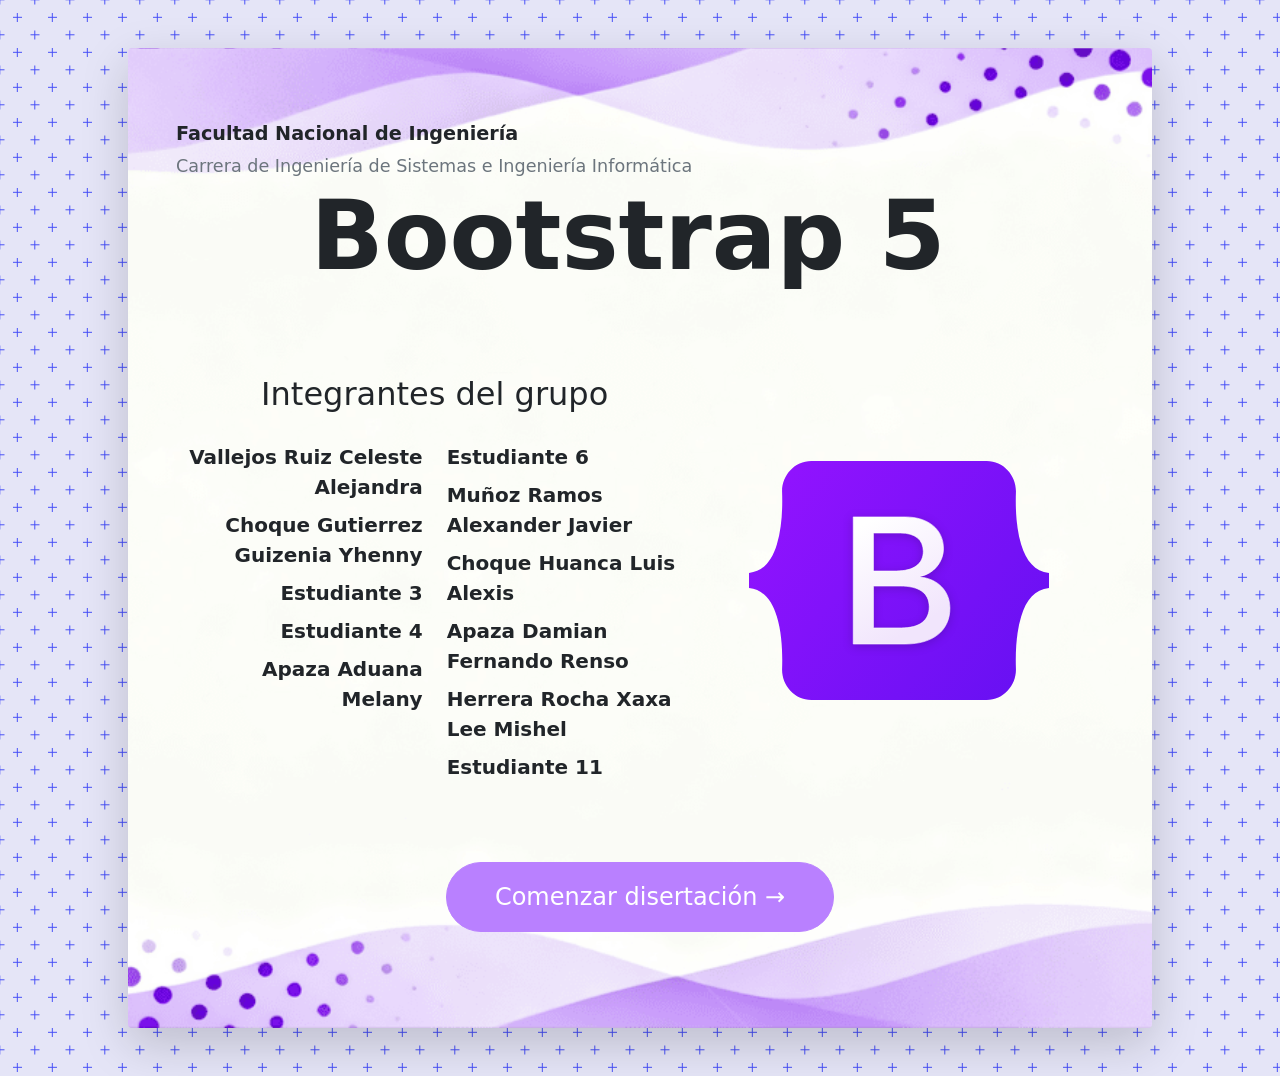
<file: index.html>
<!DOCTYPE html>
<html lang="es">
<head>
    <meta charset="UTF-8">
    <meta name="viewport" content="width=device-width, initial-scale=1.0">
    <title>Disertación Bootstrap | Inicio</title>
    <link href="bootstrap/css/bootstrap.min.css" rel="stylesheet">
    <script src="bootstrap/js/bootstrap.bundle.min.js"></script>
    <link rel="stylesheet" href="style.css">
</head>
<body class="min-vh-100 d-flex align-items-center" style="background-color: #e5e5f7; opacity: 1;
background: radial-gradient(circle, transparent 20%, #e5e5f7 20%, #e5e5f7 80%, transparent 80%, transparent),
radial-gradient(circle, transparent 20%, #e5e5f7 20%, #e5e5f7 80%, transparent 80%, transparent)
17.5px 17.5px, linear-gradient(#444cf7 1.4px, transparent 1.4px) 0 -0.7px, linear-gradient(90deg, #444cf7 1.4px, #e5e5f7 1.4px) -0.7px 0;
background-size: 35px 35px, 35px 35px, 17.5px 17.5px, 17.5px 17.5px;">

    <div class="card border-0 shadow-lg rounded-4 mx-auto my-5" style="width:80%; background-image: url('fondo.jpg');
    background-size: cover; background-position: center;">
        <div class="card-body p-5 mt-4">
            <div class="row align-items-center mb-5">
                <div class="col-7">
                    <p class="fw-bold mb-1 text-purple" style="font-size: 1.2rem;">Facultad Nacional de Ingeniería</p>
                    <p class="text-secondary mb-0" style="font-size: 1.1rem;">Carrera de Ingeniería de Sistemas e Ingeniería Informática</p>
                </div>
                <div class="row align-items-center">
            <!-- Columna izquierda: Título -->
            <div class="col-12 text-center mb-4">
                <h1 class="display-1 fw-bold text-purple" style="font-size: 6rem;">Bootstrap 5</h1>
                <div class="bg-purple mx-auto my-4" style="width: 800px; height: 4px; border-radius: 2px;"></div>
            </div>
        </div>
            <div class="row align-items-center">
                <div class="col-md-7">
                    <p class="fw-semibold fs-2 mb-4 text-center">Integrantes del grupo</p>
                    <div class="row">
                        <div class="col-6 text-end fs-5">
                            <div class="mb-2 text-purple fw-bold">Vallejos Ruiz Celeste Alejandra</div>
                            <div class="mb-2 text-purple fw-bold">Choque Gutierrez Guizenia Yhenny</div>
                            <div class="mb-2 text-purple fw-bold">Estudiante 3</div>
                            <div class="mb-2 text-purple fw-bold">Estudiante 4</div>
                            <div class="mb-2 text-purple fw-bold">Apaza Aduana Melany</div>
                        </div>
                        <div class="col-6 text-start fs-5">
                            <div class="mb-2 text-purple fw-bold">Estudiante 6</div>
                            <div class="mb-2 text-purple fw-bold">Muñoz Ramos Alexander Javier</div>
                            <div class="mb-2 text-purple fw-bold">Choque Huanca Luis Alexis</div>
                            <div class="mb-2 text-purple fw-bold">Apaza Damian Fernando Renso</div>
                            <div class="mb-2 text-purple fw-bold">Herrera Rocha Xaxa Lee Mishel</div>
                            <div class="mb-2 text-purple fw-bold">Estudiante 11</div>
                        </div>
                    </div>
                </div>
                    <div class="col-md-5 text-center">
                    <img src="bootstrap-logo.svg" alt="Bootstrap Logo" style="width: 100%; max-width: 300px;">
                </div>

            </div>
            <div class="text-center mt-5 pt-4">
                <a href="parte1.html" class="btn btn-purple btn-lg px-5 py-3 rounded-pill fs-4">Comenzar disertación →</a>
            </div>
        </div>
    </div>

    <script src="https://cdn.jsdelivr.net/npm/bootstrap@5.3.0/dist/js/bootstrap.bundle.min.js"></script>
</body>
</html>
</file>
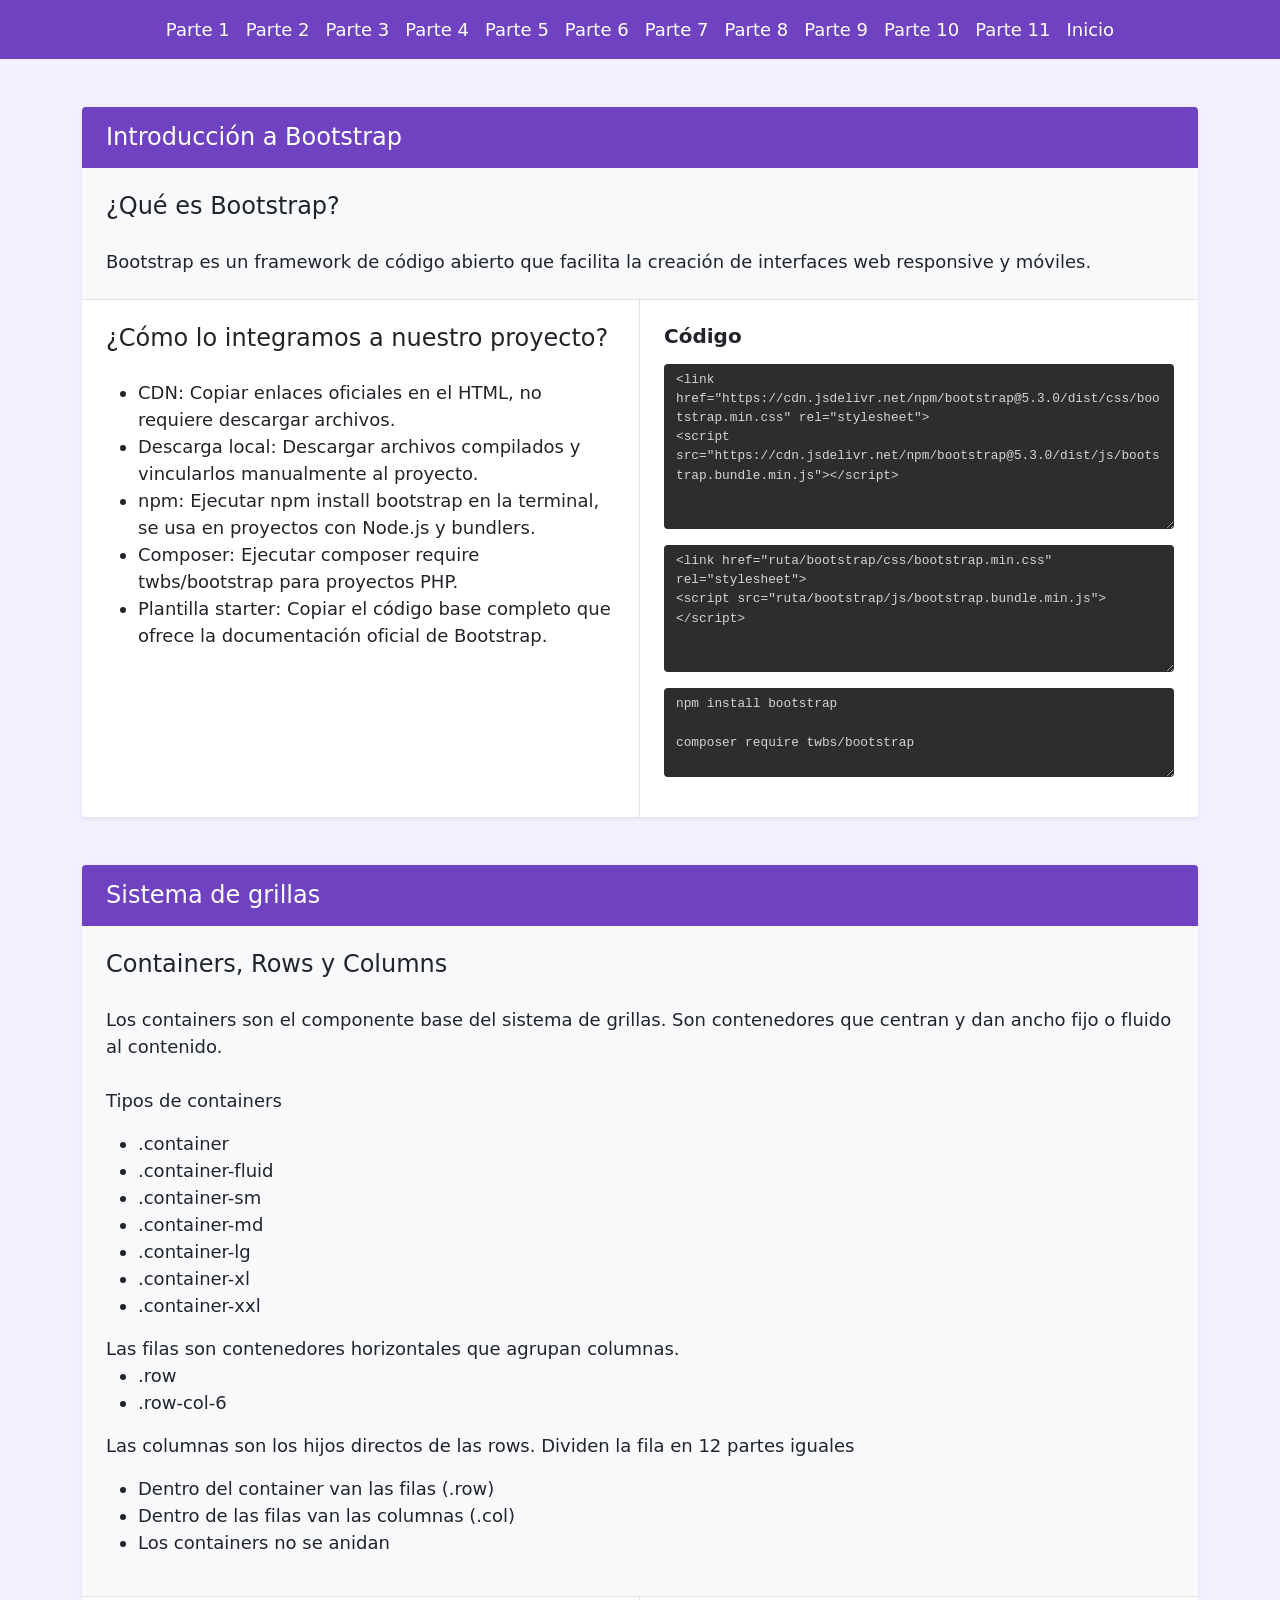
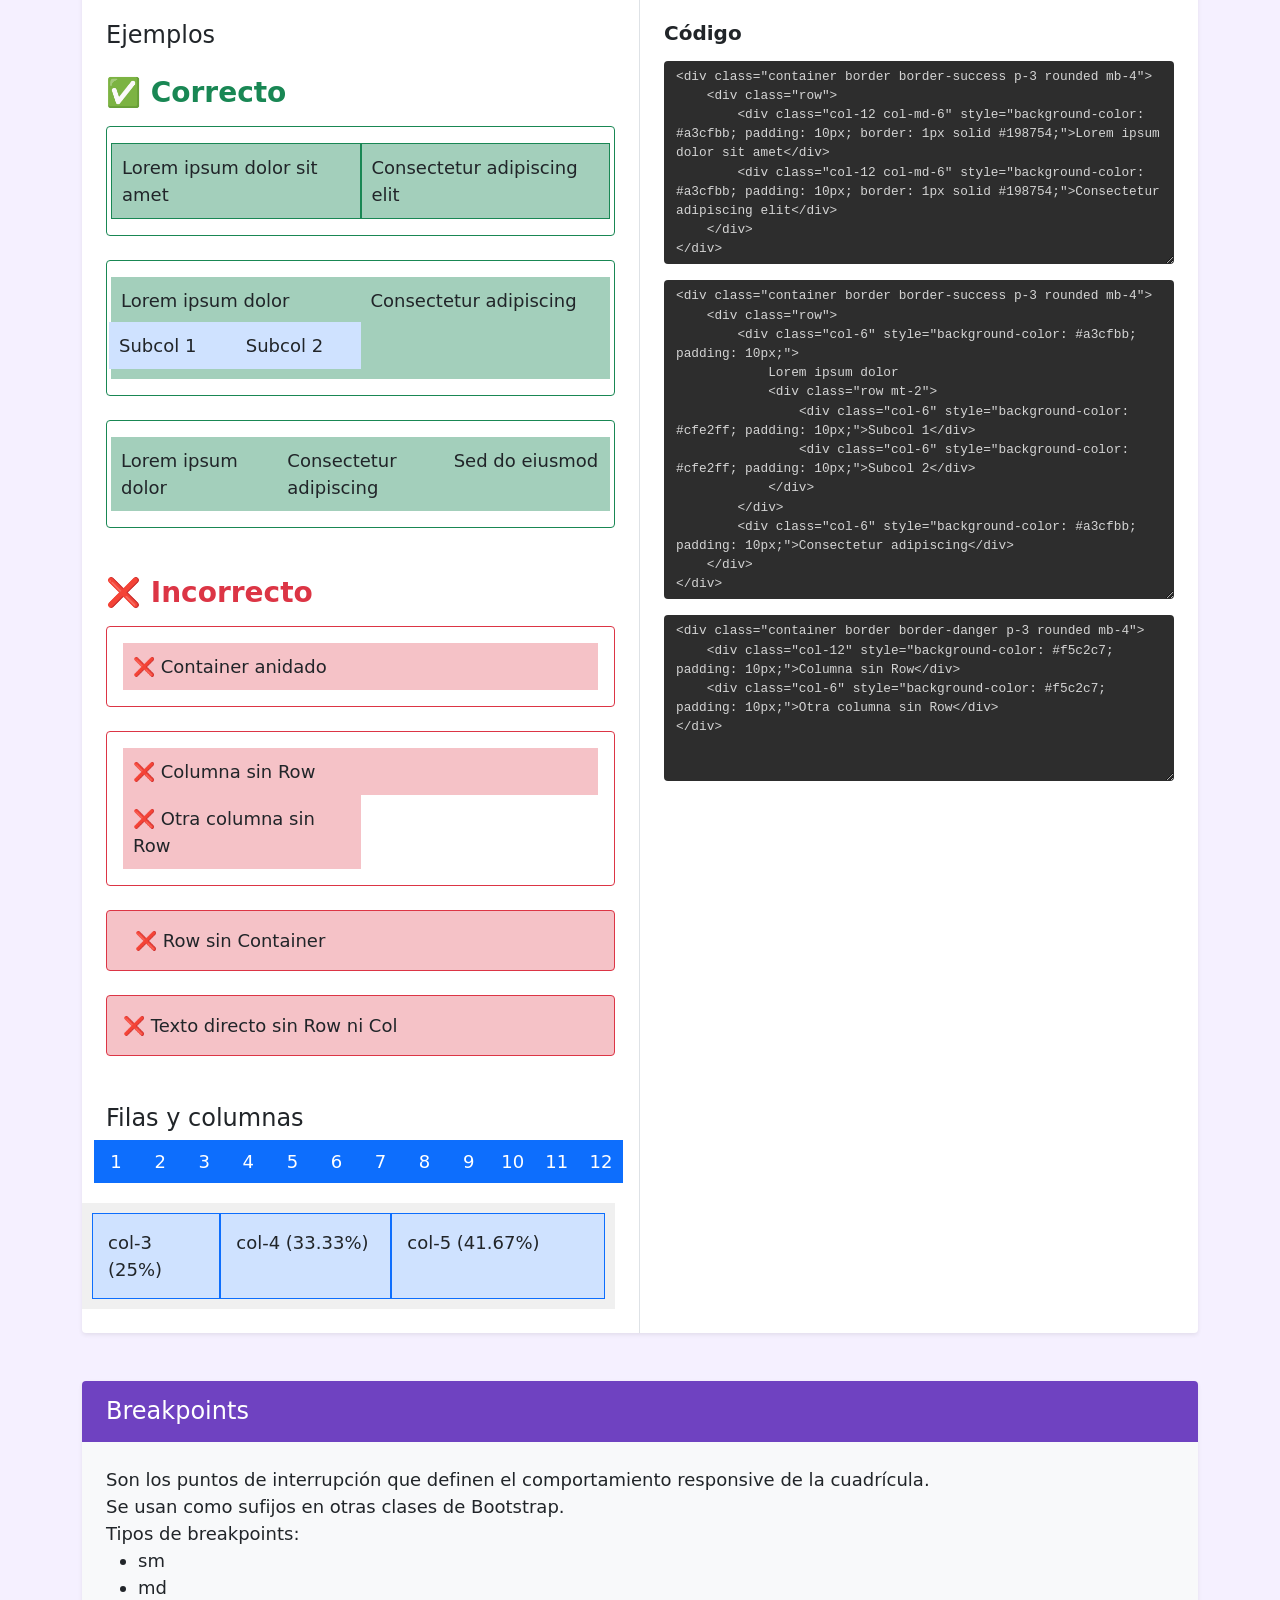
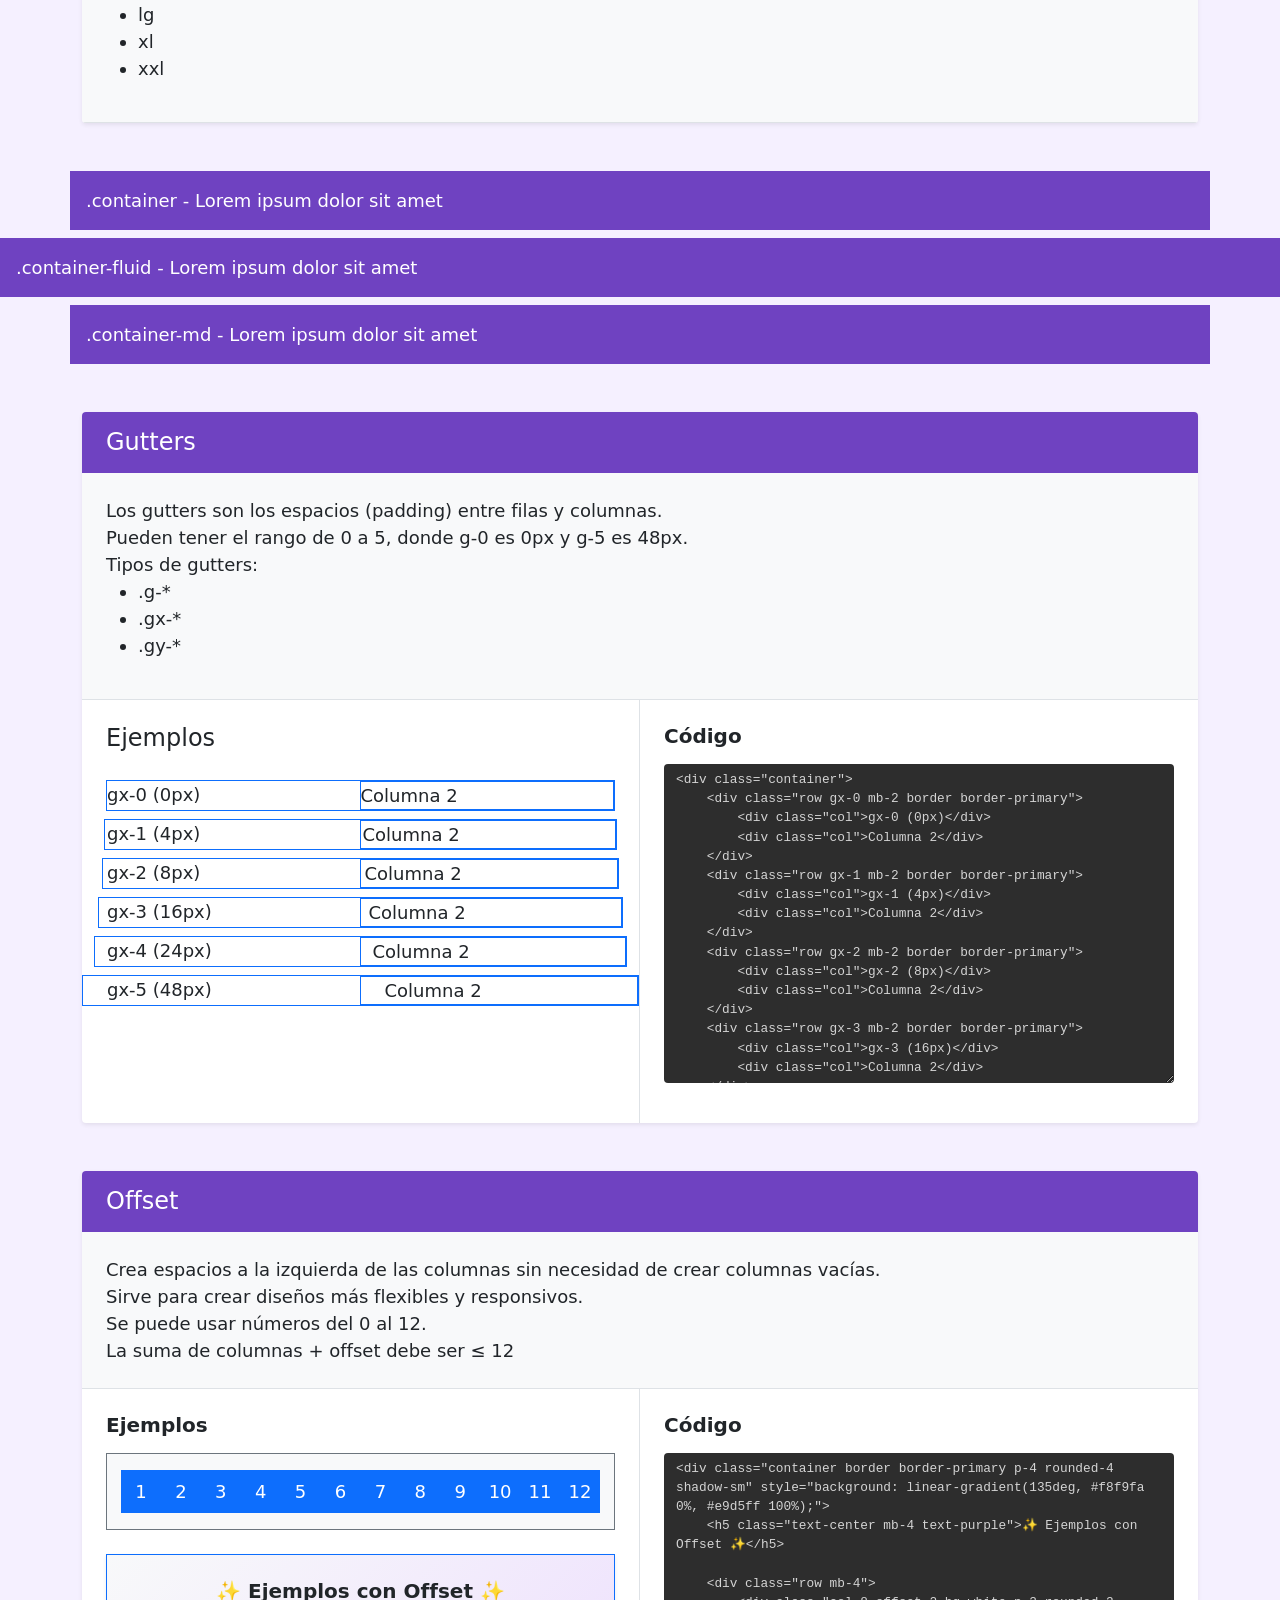
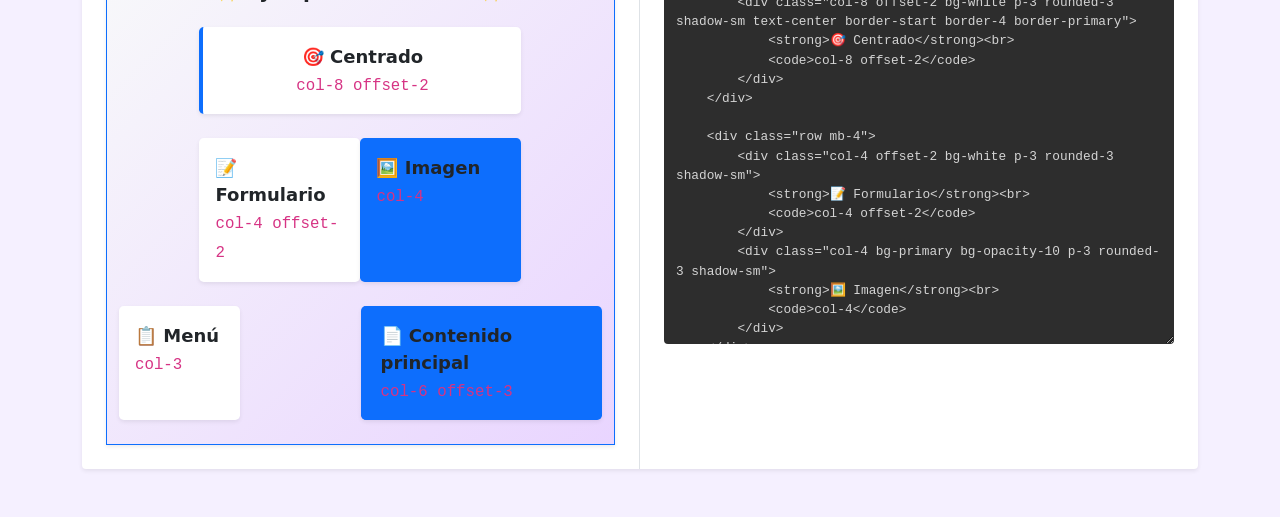
<file: parte1.html>
<!DOCTYPE html>
<html lang="es">
<head>
    <meta charset="UTF-8">
    <meta name="viewport" content="width=device-width, initial-scale=1.0">
    <title>Disertación Bootstrap | Parte 1</title>
    <link href="bootstrap/css/bootstrap.min.css" rel="stylesheet">
    <script src="bootstrap/js/bootstrap.bundle.min.js"></script>
    <link rel="stylesheet" href="style.css">
</head>
<body>

    <nav class="navbar navbar-expand-lg bg-opacity-90 sticky-top barra">
        <div class="container">
            <button class="navbar-toggler" type="button" data-bs-toggle="collapse" data-bs-target="#menuNavegacion">
                <span class="navbar-toggler-icon"></span>
            </button>
            <div class="collapse navbar-collapse" id="menuNavegacion">
                <ul class="navbar-nav mx-auto">
                    <li class="nav-item"><a class="nav-link text-white" href="parte1.html">Parte 1</a></li>
                    <li class="nav-item"><a class="nav-link text-white" href="parte2.html">Parte 2</a></li>
                    <li class="nav-item"><a class="nav-link text-white" href="parte3.html">Parte 3</a></li>
                    <li class="nav-item"><a class="nav-link text-white" href="parte4.html">Parte 4</a></li>
                    <li class="nav-item"><a class="nav-link text-white" href="parte5.html">Parte 5</a></li>
                    <li class="nav-item"><a class="nav-link text-white" href="parte6.html">Parte 6</a></li>
                    <li class="nav-item"><a class="nav-link text-white" href="parte7.html">Parte 7</a></li>
                    <li class="nav-item"><a class="nav-link text-white" href="parte8.html">Parte 8</a></li>
                    <li class="nav-item"><a class="nav-link text-white" href="parte9.html">Parte 9</a></li>
                    <li class="nav-item"><a class="nav-link text-white" href="parte10.html">Parte 10</a></li>
                    <li class="nav-item"><a class="nav-link text-white" href="parte11.html">Parte 11</a></li>
                    <li class="nav-item"><a class="nav-link text-white" href="index.html">Inicio</a></li>
                </ul>
            </div>
        </div>
    </nav>

     <div class="container my-5">
        <div class="card shadow-sm border-0 rounded-4 overflow-hidden">
            <div class="barra text-white px-4 py-3">
                <h2 class="h4 mb-0">Introducción a Bootstrap</h2>
            </div>
            
            <div class="p-4 bg-light border-bottom">
                <h2 class="h4 text-purple mb-0">¿Qué es Bootstrap?</h2><br>
                <p class="mb-0">Bootstrap es un framework de código abierto que facilita la creación de interfaces web responsive y móviles.</p>
            </div>

            <div class="row g-0">

                <div class="col-md-6 p-4 border-end" id="ejemplos-container">
                    <h2 class="h4 text-purple mb-0">¿Cómo lo integramos a nuestro proyecto?</h2><br>
                <p class="mb-0">
                    <ul>
                        <li>CDN: Copiar enlaces oficiales en el HTML, no requiere descargar archivos.</li>
                        <li>Descarga local: Descargar archivos compilados y vincularlos manualmente al proyecto.</li>
                        <li>npm: Ejecutar npm install bootstrap en la terminal, se usa en proyectos con Node.js y bundlers.</li>
                        <li>Composer: Ejecutar composer require twbs/bootstrap para proyectos PHP.</li>
                        <li>Plantilla starter: Copiar el código base completo que ofrece la documentación oficial de Bootstrap.</li>
                    </ul>
                </p>
                </div>
                
                <div class="col-md-6 p-4">
                    <h5 class="fw-bold text-purple mb-3">Código</h5>
                    <textarea id="codigo-editable" rows="8" class="form-control font-monospace my-3"
                    style="background-color: #2d2d2d; color: #d4d4d4; border: none; font-size: 0.8rem; resize: vertical;">
<link href="https://cdn.jsdelivr.net/npm/bootstrap@5.3.0/dist/css/bootstrap.min.css" rel="stylesheet">
<script src="https://cdn.jsdelivr.net/npm/bootstrap@5.3.0/dist/js/bootstrap.bundle.min.js"></script>
                    </textarea>

                    <textarea id="codigo-editable" rows="6" class="form-control font-monospace my-3"
                    style="background-color: #2d2d2d; color: #d4d4d4; border: none; font-size: 0.8rem; resize: vertical;">
<link href="ruta/bootstrap/css/bootstrap.min.css" rel="stylesheet">
<script src="ruta/bootstrap/js/bootstrap.bundle.min.js"></script>
                    </textarea>

                    <textarea id="codigo-editable" rows="4" class="form-control font-monospace my-3"
                    style="background-color: #2d2d2d; color: #d4d4d4; border: none; font-size: 0.8rem; resize: vertical;">
npm install bootstrap

composer require twbs/bootstrap
                    </textarea>

                </div>
            </div>
        </div>
    </div>

    <div class="container my-5">
        <div class="card shadow-sm border-0 rounded-4 overflow-hidden">
            <div class="barra text-white px-4 py-3">
                <h2 class="h4 mb-0">Sistema de grillas</h2>
            </div>
            
            <div class="p-4 bg-light border-bottom">
                <h2 class="h4 text-purple mb-0">Containers, Rows y Columns</h2><br>
                <p class="mb-0">Los containers son el componente base del sistema de grillas. Son contenedores que centran y dan ancho fijo o fluido al contenido.</p><br>
                <p>Tipos de containers</p>
                <ul>
                    <li>.container</li>
                    <li>.container-fluid</li>
                    <li>.container-sm</li>
                    <li>.container-md</li>
                    <li>.container-lg</li>
                    <li>.container-xl</li>
                    <li>.container-xxl</li>
                </ul>
                <p class="mb-0">Las filas son contenedores horizontales que agrupan columnas.</p>
                <ul>
                    <li>.row</li>
                    <li>.row-col-6</li>
                </ul>
                <p>Las columnas son los hijos directos de las rows. Dividen la fila en 12 partes iguales</p>
                <ul>
                    <li>Dentro del container van las filas (.row)</li>
                    <li>Dentro de las filas van las columnas (.col)</li>
                    <li>Los containers no se anidan</li>
                </ul>
            </div>

            <div class="row g-0">

                <div class="col-md-6 p-4 border-end" id="ejemplos-container">
                    <h2 class="h4 text-purple mb-0">Ejemplos</h2><br>

                    <div class="row g-4">
                            <div class="container">
                                <h3 class="text-success">✅ Correcto</h3>
                                
                                <!-- 1. Estructura básica correcta -->
                                <div class="container border border-success p-3 rounded mb-4">
                                    <div class="row">
                                        <div class="col-12 col-md-6" style="background-color: #a3cfbb; padding: 10px; border: 1px solid #198754;">Lorem ipsum dolor sit amet</div>
                                        <div class="col-12 col-md-6" style="background-color: #a3cfbb; padding: 10px; border: 1px solid #198754;">Consectetur adipiscing elit</div>
                                    </div>
                                </div>
                                
                                <!-- 2. Anidación correcta (row dentro de col) -->
                                <div class="container border border-success p-3 rounded mb-4">
                                    <div class="row">
                                        <div class="col-6" style="background-color: #a3cfbb; padding: 10px;">
                                            Lorem ipsum dolor
                                            <div class="row mt-2">
                                                <div class="col-6" style="background-color: #cfe2ff; padding: 10px;">Subcol 1</div>
                                                <div class="col-6" style="background-color: #cfe2ff; padding: 10px;">Subcol 2</div>
                                            </div>
                                        </div>
                                        <div class="col-6" style="background-color: #a3cfbb; padding: 10px;">Consectetur adipiscing</div>
                                    </div>
                                </div>
                                
                                <!-- 3. Gutters correctos -->
                                <div class="container border border-success p-3 rounded mb-4">
                                    <div class="row g-4">
                                        <div class="col-4" style="background-color: #a3cfbb; padding: 10px;">Lorem ipsum dolor</div>
                                        <div class="col-4" style="background-color: #a3cfbb; padding: 10px;">Consectetur adipiscing</div>
                                        <div class="col-4" style="background-color: #a3cfbb; padding: 10px;">Sed do eiusmod</div>
                                    </div>
                                </div>

                                <h3 class="text-danger mt-5">❌ Incorrecto</h3>
                                
                                <!-- 1. Container anidado -->
                                <div class="container border border-danger p-3 rounded mb-4">
                                    <div class="row">
                                        <div class="col-12">
                                            <div class="container" style="background-color: #f5c2c7; padding: 10px;">
                                                <div class="row">
                                                    <div class="col-12">❌ Container anidado</div>
                                                </div>
                                            </div>
                                        </div>
                                    </div>
                                </div>
                                
                                <!-- 2. Col sin Row -->
                                <div class="container border border-danger p-3 rounded mb-4">
                                    <div class="col-12" style="background-color: #f5c2c7; padding: 10px;">❌ Columna sin Row</div>
                                    <div class="col-6" style="background-color: #f5c2c7; padding: 10px;">❌ Otra columna sin Row</div>
                                </div>
                                
                                <!-- 3. Row sin Container -->
                                <div class="row border border-danger p-3 rounded mb-4" style="background-color: #f5c2c7; margin: 0;">
                                    <div class="col-12">❌ Row sin Container</div>
                                </div>
                                
                                <!-- 4. Container sin Row ni Col -->
                                <div class="container border border-danger p-3 rounded mb-4" style="background-color: #f5c2c7;">
                                    ❌ Texto directo sin Row ni Col
                                </div>
                            </div>

                                <h2 class="h4 text-purple mb-0">Filas y columnas</h2><br>
 
                                <div class="row g-1">
                                    <div class="col-1 bg-primary text-white text-center p-2">1</div>
                                    <div class="col-1 bg-primary text-white text-center p-2">2</div>
                                    <div class="col-1 bg-primary text-white text-center p-2">3</div>
                                    <div class="col-1 bg-primary text-white text-center p-2">4</div>
                                    <div class="col-1 bg-primary text-white text-center p-2">5</div>
                                    <div class="col-1 bg-primary text-white text-center p-2">6</div>
                                    <div class="col-1 bg-primary text-white text-center p-2">7</div>
                                    <div class="col-1 bg-primary text-white text-center p-2">8</div>
                                    <div class="col-1 bg-primary text-white text-center p-2">9</div>
                                    <div class="col-1 bg-primary text-white text-center p-2">10</div>
                                    <div class="col-1 bg-primary text-white text-center p-2">11</div>
                                    <div class="col-1 bg-primary text-white text-center p-2">12</div>
                                </div>

                                <!-- Ejemplo de columnas combinadas (suma 12) -->
                                <div class="row" style="display: flex; flex-wrap: wrap; background-color: #f0f0f0; padding: 10px; margin-top: 20px;">
                                    <div class="col-3" style="background-color: #cfe2ff; padding: 15px; border: 1px solid #0d6efd;">col-3 (25%)</div>
                                    <div class="col-4" style="background-color: #cfe2ff; padding: 15px; border: 1px solid #0d6efd;">col-4 (33.33%)</div>
                                    <div class="col-5" style="background-color: #cfe2ff; padding: 15px; border: 1px solid #0d6efd;">col-5 (41.67%)</div>
                                </div>

                    </div>
                </div>
                
                <div class="col-md-6 p-4">
                    <h5 class="fw-bold text-purple mb-3">Código</h5>
                    <textarea id="codigo-editable" rows="10" class="form-control font-monospace my-3"
                    style="background-color: #2d2d2d; color: #d4d4d4; border: none; font-size: 0.8rem; resize: vertical;">
<div class="container border border-success p-3 rounded mb-4">
    <div class="row">
        <div class="col-12 col-md-6" style="background-color: #a3cfbb; padding: 10px; border: 1px solid #198754;">Lorem ipsum dolor sit amet</div>
        <div class="col-12 col-md-6" style="background-color: #a3cfbb; padding: 10px; border: 1px solid #198754;">Consectetur adipiscing elit</div>
    </div>
</div>
                    </textarea>

                    <textarea id="codigo-editable" rows="16" class="form-control font-monospace my-3"
                    style="background-color: #2d2d2d; color: #d4d4d4; border: none; font-size: 0.8rem; resize: vertical;">
<div class="container border border-success p-3 rounded mb-4">
    <div class="row">
        <div class="col-6" style="background-color: #a3cfbb; padding: 10px;">
            Lorem ipsum dolor
            <div class="row mt-2">
                <div class="col-6" style="background-color: #cfe2ff; padding: 10px;">Subcol 1</div>
                <div class="col-6" style="background-color: #cfe2ff; padding: 10px;">Subcol 2</div>
            </div>
        </div>
        <div class="col-6" style="background-color: #a3cfbb; padding: 10px;">Consectetur adipiscing</div>
    </div>
</div>
                    </textarea>

                    <textarea id="codigo-editable" rows="8" class="form-control font-monospace my-3"
                    style="background-color: #2d2d2d; color: #d4d4d4; border: none; font-size: 0.8rem; resize: vertical;">
<div class="container border border-danger p-3 rounded mb-4">
    <div class="col-12" style="background-color: #f5c2c7; padding: 10px;">Columna sin Row</div>
    <div class="col-6" style="background-color: #f5c2c7; padding: 10px;">Otra columna sin Row</div>
</div>
                    </textarea>

                </div>
            </div>
        </div>
    </div>

    <div class="container my-5">
        <div class="card shadow-sm border-0 rounded-4 overflow-hidden">
            <div class="barra text-white px-4 py-3">
                <h2 class="h4 mb-0">Breakpoints</h2>
            </div>
            
            <div class="p-4 bg-light border-bottom">
                <p class="mb-0">Son los puntos de interrupción que definen el comportamiento responsive de la cuadrícula.</p>
                <p class="mb-0">Se usan como sufijos en otras clases de Bootstrap.</p>
                <p class="mb-0">Tipos de breakpoints:</p>
                <ul>
                    <li>sm</li>
                    <li>md</li>
                    <li>lg</li>
                    <li>xl</li>
                    <li>xxl</li>
                </ul>
            </div>
        </div>
    </div>

            <!-- Container normal: ancho fijo responsive -->
    <div class="container barra text-white p-3">
        .container - Lorem ipsum dolor sit amet
    </div>

    <!-- Container fluid: siempre 100% -->
    <div class="container-fluid barra text-white p-3 mt-2">
        .container-fluid - Lorem ipsum dolor sit amet
    </div>

    <!-- Container-md: fluido hasta tablet -->
    <div class="container-md barra text-white p-3 mt-2">
        .container-md - Lorem ipsum dolor sit amet
    </div>

    <div class="container my-5">
        <div class="card shadow-sm border-0 rounded-4 overflow-hidden">
            <div class="barra text-white px-4 py-3">
                <h2 class="h4 mb-0">Gutters</h2>
            </div>
            
            <div class="p-4 bg-light border-bottom">
                <p class="mb-0">Los gutters son los espacios (padding) entre filas y columnas.</p>
                <p class="mb-0">Pueden tener el rango de 0 a 5, donde g-0 es 0px y g-5 es 48px.</p>
                <p class="mb-0">Tipos de gutters:</p>
                <ul>
                    <li>.g-*</li>
                    <li>.gx-*</li>
                    <li>.gy-*</li>
                </ul>
            </div>

            <div class="row g-0">

                <div class="col-md-6 p-4 border-end" id="ejemplos-container">
                    <h2 class="h4 text-purple mb-0">Ejemplos</h2><br>
                    <div class="container border-primary">
                        <div class="row gx-0 mb-2 border border-primary">
                            <div class="col">gx-0 (0px)</div>
                            <div class="col border border-primary">Columna 2</div>
                        </div>
                        <div class="row gx-1 mb-2 border border-primary">
                            <div class="col">gx-1 (4px)</div>
                            <div class="col border border-primary">Columna 2</div>
                        </div>
                        <div class="row gx-2 mb-2 border border-primary">
                            <div class="col">gx-2 (8px)</div>
                            <div class="col border border-primary">Columna 2</div>
                        </div>
                        <div class="row gx-3 mb-2 border border-primary">
                            <div class="col">gx-3 (16px)</div>
                            <div class="col border border-primary">Columna 2</div>
                        </div>
                        <div class="row gx-4 mb-2 border border-primary">
                            <div class="col">gx-4 (24px)</div>
                            <div class="col border border-primary">Columna 2</div>
                        </div>
                        <div class="row gx-5 mb-2 border border-primary">
                            <div class="col">gx-5 (48px)</div>
                            <div class="col border border-primary">Columna 2</div>
                        </div>
</div>


                </div>
                
                <div class="col-md-6 p-4">
                    <h5 class="fw-bold text-purple mb-3">Código</h5>
                    <textarea id="codigo-editable" rows="16" class="form-control font-monospace my-3"
                    style="background-color: #2d2d2d; color: #d4d4d4; border: none; font-size: 0.8rem; resize: vertical;">
<div class="container">
    <div class="row gx-0 mb-2 border border-primary">
        <div class="col">gx-0 (0px)</div>
        <div class="col">Columna 2</div>
    </div>
    <div class="row gx-1 mb-2 border border-primary">
        <div class="col">gx-1 (4px)</div>
        <div class="col">Columna 2</div>
    </div>
    <div class="row gx-2 mb-2 border border-primary">
        <div class="col">gx-2 (8px)</div>
        <div class="col">Columna 2</div>
    </div>
    <div class="row gx-3 mb-2 border border-primary">
        <div class="col">gx-3 (16px)</div>
        <div class="col">Columna 2</div>
    </div>
    <div class="row gx-4 mb-2 border border-primary">
        <div class="col">gx-4 (24px)</div>
        <div class="col">Columna 2</div>
    </div>
    <div class="row gx-5 mb-2 border border-primary">
        <div class="col">gx-5 (48px)</div>
        <div class="col">Columna 2</div>
    </div>
</div>
                    </textarea>

                </div>
            </div>
        </div>
    </div>

    <div class="container my-5">
        <div class="card shadow-sm border-0 rounded-4 overflow-hidden">
            <div class="barra text-white px-4 py-3">
                <h2 class="h4 mb-0">Offset</h2>
            </div>
            
            <div class="p-4 bg-light border-bottom">
                <p class="mb-0">Crea espacios a la izquierda de las columnas sin necesidad de crear columnas vacías.</p>
                <p class="mb-0">Sirve para crear diseños más flexibles y responsivos.</p>
                <p class="mb-0">Se puede usar números del 0 al 12.</p>
                <p class="mb-0">La suma de columnas + offset debe ser ≤ 12</p>
            </div>
         <div class="row g-0">

                <div class="col-md-6 p-4 border-end" id="ejemplos-container">
                    <h5 class="fw-bold text-purple mb-3">Ejemplos</h5>
                    <div class="container border border-secondary p-3 mb-4" style="background-color: #f8f9fa;">
                    <div class="row g-1">
                        <div class="col-1 bg-primary text-white text-center p-2">1</div>
                        <div class="col-1 bg-primary text-white text-center p-2">2</div>
                        <div class="col-1 bg-primary text-white text-center p-2">3</div>
                        <div class="col-1 bg-primary text-white text-center p-2">4</div>
                        <div class="col-1 bg-primary text-white text-center p-2">5</div>
                        <div class="col-1 bg-primary text-white text-center p-2">6</div>
                        <div class="col-1 bg-primary text-white text-center p-2">7</div>
                        <div class="col-1 bg-primary text-white text-center p-2">8</div>
                        <div class="col-1 bg-primary text-white text-center p-2">9</div>
                        <div class="col-1 bg-primary text-white text-center p-2">10</div>
                        <div class="col-1 bg-primary text-white text-center p-2">11</div>
                        <div class="col-1 bg-primary text-white text-center p-2">12</div>
                    </div>
                </div>

                <div class="container border border-primary p-4 rounded-4 shadow-sm" style="background: linear-gradient(135deg, #f8f9fa 0%, #e9d5ff 100%);">
                    <h5 class="text-center mb-4 text-purple">✨ Ejemplos con Offset ✨</h5>
                    
                    <div class="row mb-4">
                        <div class="col-8 offset-2 bg-white p-3 rounded-3 shadow-sm text-center border-start border-4 border-primary">
                            <strong>🎯 Centrado</strong><br>
                            <code>col-8 offset-2</code>
                        </div>
                    </div>
                    
                    <div class="row mb-4">
                        <div class="col-4 offset-2 bg-white p-3 rounded-3 shadow-sm">
                            <strong>📝 Formulario</strong><br>
                            <code>col-4 offset-2</code>
                        </div>
                        <div class="col-4 bg-primary bg-opacity-10 p-3 rounded-3 shadow-sm">
                            <strong>🖼️ Imagen</strong><br>
                            <code>col-4</code>
                        </div>
                    </div>
                    
                    <div class="row">
                        <div class="col-3 bg-white p-3 rounded-3 shadow-sm">
                            <strong>📋 Menú</strong><br>
                            <code>col-3</code>
                        </div>
                        <div class="col-6 offset-3 bg-primary bg-opacity-25 p-3 rounded-3 shadow-sm border-start border-4 border-primary">
                            <strong>📄 Contenido principal</strong><br>
                            <code>col-6 offset-3</code>
                        </div>
                    </div>
                </div>
                    
                    
                </div>
                
                <div class="col-md-6 p-4">
                    <h5 class="fw-bold text-purple mb-3">Código</h5>
                    <textarea id="codigo-editable" rows="25" class="form-control font-monospace"
                    style="background-color: #2d2d2d; color: #d4d4d4; border: none; font-size: 0.8rem; resize: vertical;">
<div class="container border border-primary p-4 rounded-4 shadow-sm" style="background: linear-gradient(135deg, #f8f9fa 0%, #e9d5ff 100%);">
    <h5 class="text-center mb-4 text-purple">✨ Ejemplos con Offset ✨</h5>
    
    <div class="row mb-4">
        <div class="col-8 offset-2 bg-white p-3 rounded-3 shadow-sm text-center border-start border-4 border-primary">
            <strong>🎯 Centrado</strong><br>
            <code>col-8 offset-2</code>
        </div>
    </div>
    
    <div class="row mb-4">
        <div class="col-4 offset-2 bg-white p-3 rounded-3 shadow-sm">
            <strong>📝 Formulario</strong><br>
            <code>col-4 offset-2</code>
        </div>
        <div class="col-4 bg-primary bg-opacity-10 p-3 rounded-3 shadow-sm">
            <strong>🖼️ Imagen</strong><br>
            <code>col-4</code>
        </div>
    </div>
    
    <div class="row">
        <div class="col-3 bg-white p-3 rounded-3 shadow-sm">
            <strong>📋 Menú</strong><br>
            <code>col-3</code>
        </div>
        <div class="col-6 offset-3 bg-primary bg-opacity-25 p-3 rounded-3 shadow-sm border-start border-4 border-primary">
            <strong>📄 Contenido principal</strong><br>
            <code>col-6 offset-3</code>
        </div>
    </div>
</div>
                    </textarea>

                </div>
            </div>
        </div>
    </div>    

</body>
</html>
</file>
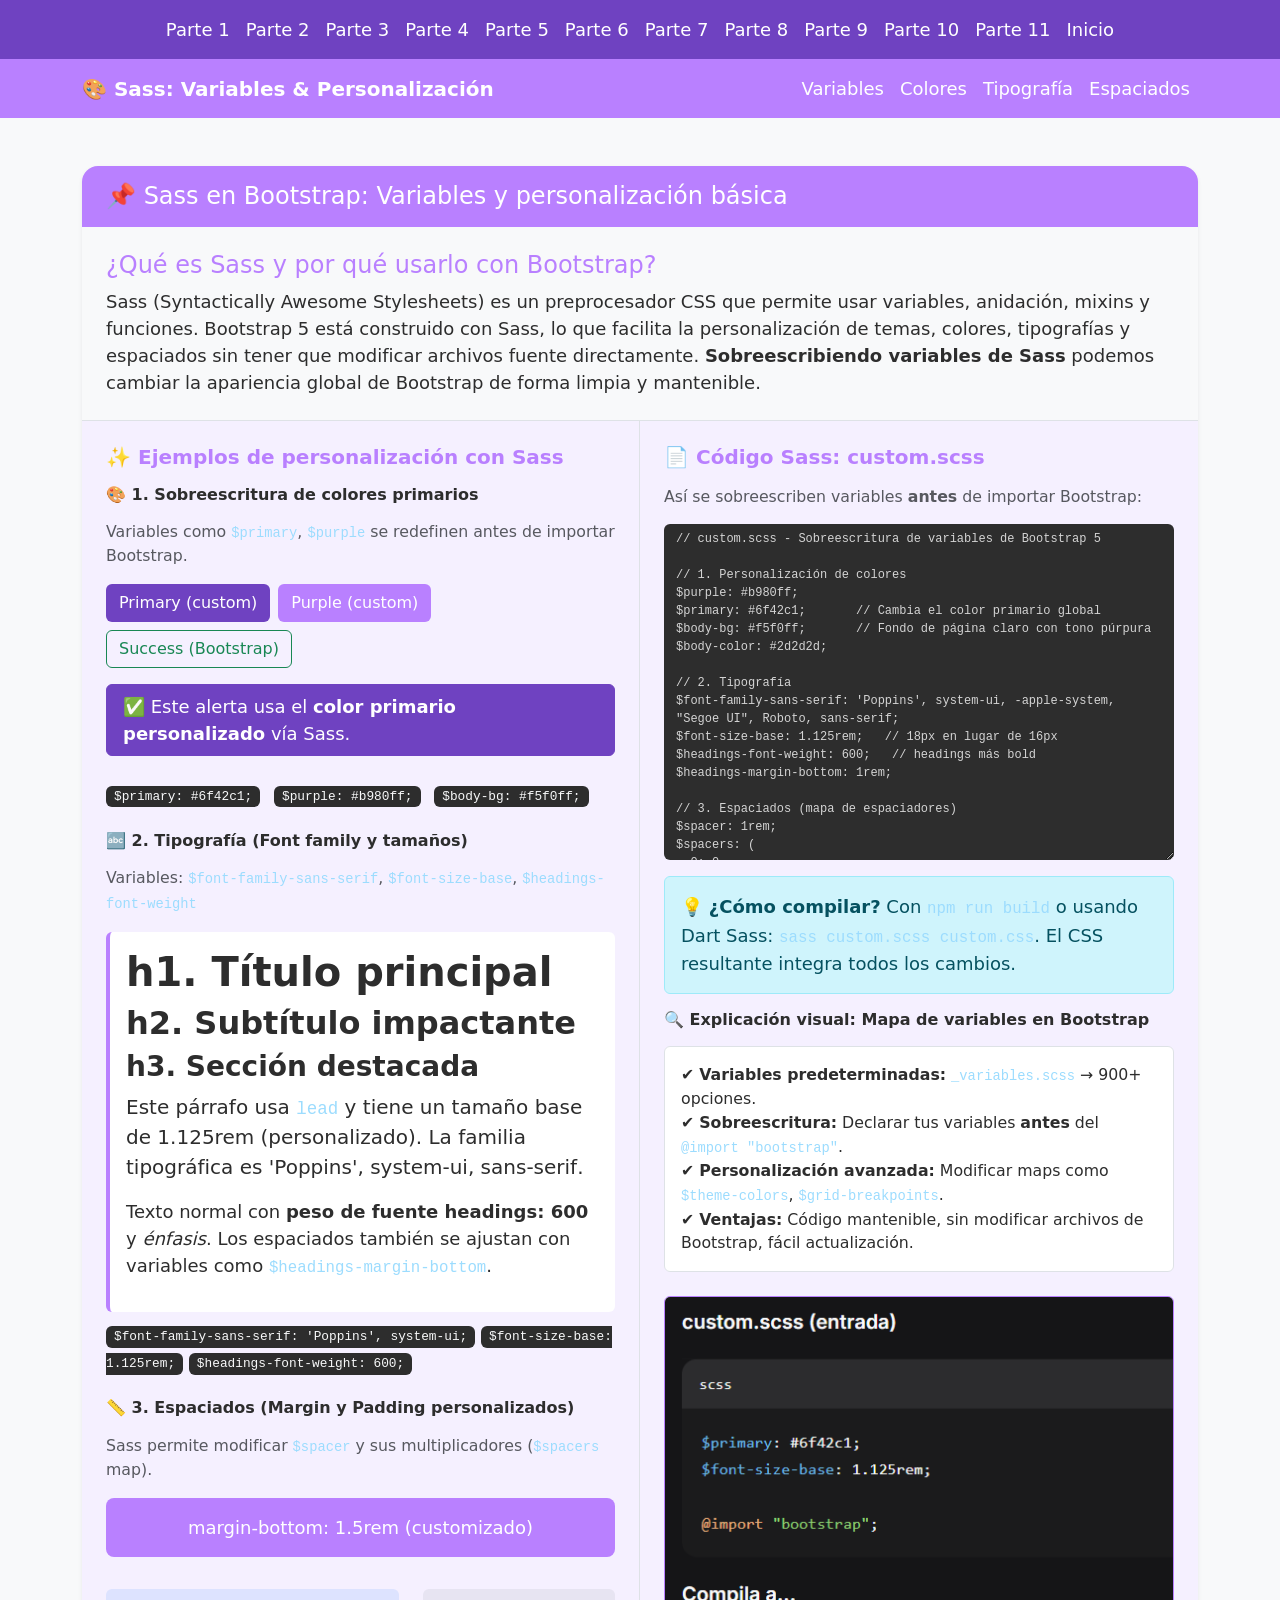
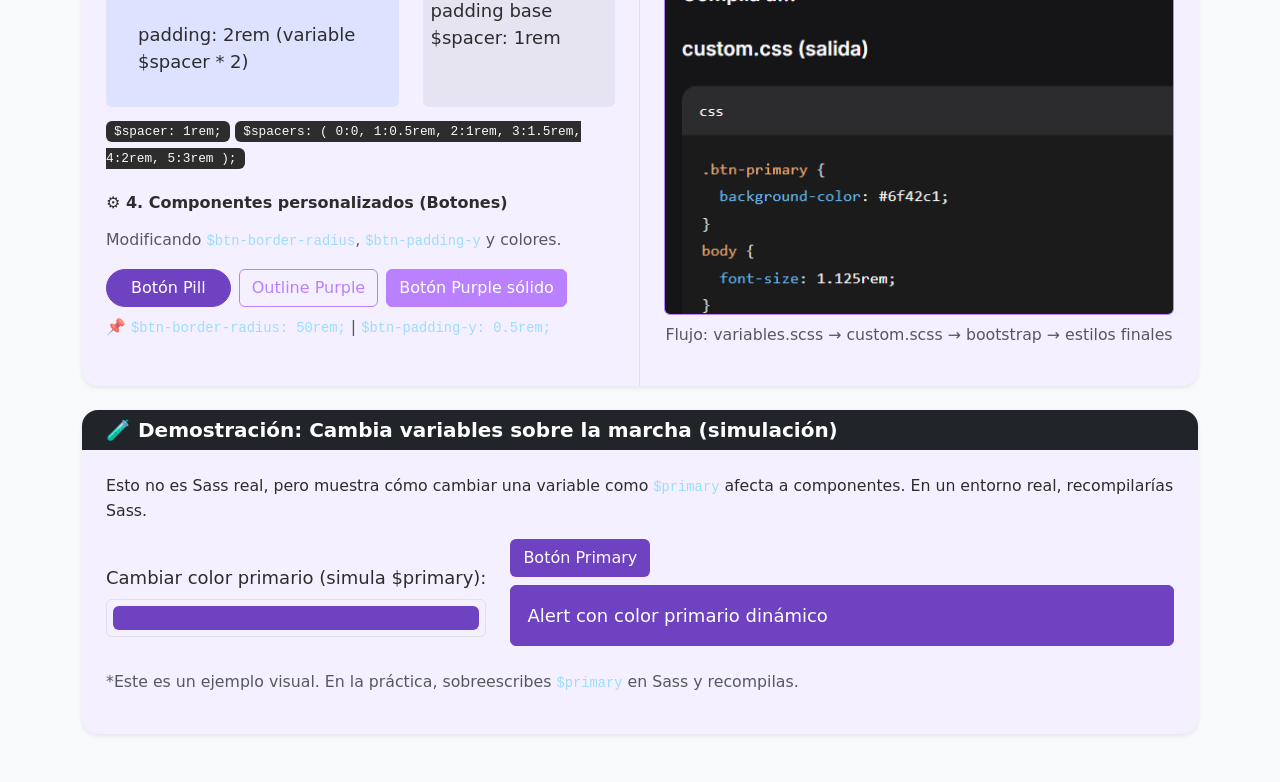
<file: parte10.html>
<!DOCTYPE html>
<html lang="es">
<head>
    <meta charset="UTF-8">
    <meta name="viewport" content="width=device-width, initial-scale=1.0">
    <title>Sass | Variables y Personalización en Bootstrap</title>
    <!-- Bootstrap CSS (versión compilada estándar) -->
    <link href="https://cdn.jsdelivr.net/npm/bootstrap@5.3.0/dist/css/bootstrap.min.css" rel="stylesheet">
    <!-- Tu archivo CSS personalizado (simula la compilación Sass con variables sobreescritas) -->
    <link rel="stylesheet" href="style.css">
    <style>
        /* Estilos adicionales para la demo - NO son parte de Sass, solo para UI */
        body {
            background: #f8f9fa;
        }
        .card-preview {
            transition: all 0.2s ease;
        }
        .variable-badge {
            font-family: 'Courier New', monospace;
            background: #2d2d2d;
            color: #f8f9fa;
            padding: 0.2rem 0.5rem;
            border-radius: 0.375rem;
            font-size: 0.8rem;
        }
        .tipografia-ejemplo h1, .tipografia-ejemplo h2, .tipografia-ejemplo h3 {
            margin-bottom: 0.5rem;
        }
        .custom-spacing-box {
            background: var(--bs-primary);
            color: white;
            text-align: center;
            padding: 1rem;
            border-radius: 0.5rem;
        }
        pre {
            background: #1e1e1e;
            color: #d4d4d4;
            padding: 1rem;
            border-radius: 0.5rem;
            font-size: 0.8rem;
            overflow-x: auto;
        }
        code {
            color: #9cdcfe;
        }
    </style>
</head>
<body>

    <nav class="navbar navbar-expand-lg barra bg-opacity-90 sticky-top">
        <div class="container">
            <button class="navbar-toggler" type="button" data-bs-toggle="collapse" data-bs-target="#menuNavegacion">
                <span class="navbar-toggler-icon"></span>
            </button>
            <div class="collapse navbar-collapse" id="menuNavegacion">
                <ul class="navbar-nav mx-auto">
                    <li class="nav-item"><a class="nav-link text-white" href="parte1.html">Parte 1</a></li>
                    <li class="nav-item"><a class="nav-link text-white" href="parte2.html">Parte 2</a></li>
                    <li class="nav-item"><a class="nav-link text-white" href="parte3.html">Parte 3</a></li>
                    <li class="nav-item"><a class="nav-link text-white" href="parte4.html">Parte 4</a></li>
                    <li class="nav-item"><a class="nav-link text-white" href="parte5.html">Parte 5</a></li>
                    <li class="nav-item"><a class="nav-link text-white" href="parte6.html">Parte 6</a></li>
                    <li class="nav-item"><a class="nav-link text-white" href="parte7.html">Parte 7</a></li>
                    <li class="nav-item"><a class="nav-link text-white" href="parte8.html">Parte 8</a></li>
                    <li class="nav-item"><a class="nav-link text-white" href="parte9.html">Parte 9</a></li>
                    <li class="nav-item"><a class="nav-link text-white" href="parte10.html">Parte 10</a></li>
                    <li class="nav-item"><a class="nav-link text-white" href="parte11.html">Parte 11</a></li>
                    <li class="nav-item"><a class="nav-link text-white" href="index.html">Inicio</a></li>
                </ul>
            </div>
        </div>
    </nav>
    <!-- Navbar similar al ejemplo original pero con colores basados en personalización Sass -->
    <nav class="navbar navbar-expand-lg sticky-top" style="background-color: var(--bs-purple);">
        <div class="container">
            <a class="navbar-brand text-white fw-bold" href="#">🎨 Sass: Variables & Personalización</a>
            <button class="navbar-toggler" type="button" data-bs-toggle="collapse" data-bs-target="#menuNavegacion">
                <span class="navbar-toggler-icon"></span>
            </button>
            <div class="collapse navbar-collapse" id="menuNavegacion">
                <ul class="navbar-nav ms-auto">
                    <li class="nav-item"><a class="nav-link text-white" href="#variables">Variables</a></li>
                    <li class="nav-item"><a class="nav-link text-white" href="#colores">Colores</a></li>
                    <li class="nav-item"><a class="nav-link text-white" href="#tipografia">Tipografía</a></li>
                    <li class="nav-item"><a class="nav-link text-white" href="#espaciados">Espaciados</a></li>
                </ul>
            </div>
        </div>
    </nav>

    <div class="container my-5">
        <!-- Tarjeta principal igual al estilo del ejemplo -->
        <div class="card shadow-sm border-0 rounded-4 overflow-hidden">
            <div class="px-4 py-3 text-white" style="background-color: var(--bs-purple);">
                <h2 class="h4 mb-0">📌 Sass en Bootstrap: Variables y personalización básica</h2>
            </div>
            
            <div class="p-4" style="background-color: var(--bs-gray-100); border-bottom: 1px solid var(--bs-gray-300);">
                <h2 class="h4 mb-2" style="color: var(--bs-purple);">¿Qué es Sass y por qué usarlo con Bootstrap?</h2>
                <p class="mb-0">Sass (Syntactically Awesome Stylesheets) es un preprocesador CSS que permite usar variables, anidación, mixins y funciones. Bootstrap 5 está construido con Sass, lo que facilita la personalización de temas, colores, tipografías y espaciados sin tener que modificar archivos fuente directamente. <strong>Sobreescribiendo variables de Sass</strong> podemos cambiar la apariencia global de Bootstrap de forma limpia y mantenible.</p>
            </div>

            <div class="row g-0">
                <!-- Columna izquierda: ejemplos prácticos INTERACTIVOS con personalización Sass -->
                <div class="col-md-6 p-4 border-end" id="ejemplos-container">
                    <h5 class="fw-bold mb-3" style="color: var(--bs-purple);">✨ Ejemplos de personalización con Sass</h5>
                    
                    <!-- 1. Variables de color -->
                    <div class="mb-4" id="colores">
                        <h6 class="fw-semibold">🎨 1. Sobreescritura de colores primarios</h6>
                        <p class="small text-muted">Variables como <code>$primary</code>, <code>$purple</code> se redefinen antes de importar Bootstrap.</p>
                        <div class="d-flex gap-2 flex-wrap mt-2">
                            <button class="btn" style="background-color: var(--bs-primary); color: white;">Primary (custom)</button>
                            <button class="btn" style="background-color: var(--bs-purple); color: white;">Purple (custom)</button>
                            <button class="btn btn-outline-success">Success (Bootstrap)</button>
                            <div class="alert alert-primary mt-2 w-100 py-2" role="alert">
                                ✅ Este alerta usa el <strong>color primario personalizado</strong> vía Sass.
                            </div>
                        </div>
                        <div class="mt-2">
                            <span class="variable-badge">$primary: #6f42c1;</span> 
                            <span class="variable-badge ms-2">$purple: #b980ff;</span>
                            <span class="variable-badge ms-2">$body-bg: #f5f0ff;</span>
                        </div>
                    </div>

                    <!-- 2. Tipografía personalizada -->
                    <div class="mb-4" id="tipografia">
                        <h6 class="fw-semibold">🔤 2. Tipografía (Font family y tamaños)</h6>
                        <p class="small text-muted">Variables: <code>$font-family-sans-serif</code>, <code>$font-size-base</code>, <code>$headings-font-weight</code></p>
                        <div class="tipografia-ejemplo p-3 rounded" style="background: white; border-left: 4px solid var(--bs-purple);">
                            <h1>h1. Título principal</h1>
                            <h2>h2. Subtítulo impactante</h2>
                            <h3>h3. Sección destacada</h3>
                            <p class="lead">Este párrafo usa <code>lead</code> y tiene un tamaño base de 1.125rem (personalizado). La familia tipográfica es <strong>'Poppins', system-ui, sans-serif</strong>.</p>
                            <p>Texto normal con <strong>peso de fuente headings: 600</strong> y <em>énfasis</em>. Los espaciados también se ajustan con variables como <code>$headings-margin-bottom</code>.</p>
                        </div>
                        <div class="mt-2">
                            <span class="variable-badge">$font-family-sans-serif: 'Poppins', system-ui;</span>
                            <span class="variable-badge">$font-size-base: 1.125rem;</span>
                            <span class="variable-badge">$headings-font-weight: 600;</span>
                        </div>
                    </div>

                    <!-- 3. Espaciados personalizados -->
                    <div class="mb-4" id="espaciados">
                        <h6 class="fw-semibold">📏 3. Espaciados (Margin y Padding personalizados)</h6>
                        <p class="small text-muted">Sass permite modificar <code>$spacer</code> y sus multiplicadores (<code>$spacers</code> map).</p>
                        <div class="d-flex flex-column gap-2">
                            <div class="custom-spacing-box" style="background-color: var(--bs-purple); margin-bottom: 1.5rem;"> 
                                margin-bottom: 1.5rem (customizado)
                            </div>
                            <div class="d-flex gap-4">
                                <div class="p-3 bg-primary bg-opacity-10 rounded" style="padding: 2rem !important;"> 
                                    padding: 2rem (variable $spacer * 2)
                                </div>
                                <div class="p-2 bg-secondary bg-opacity-10 rounded" style="padding: 1rem;">
                                    padding base $spacer: 1rem
                                </div>
                            </div>
                        </div>
                        <div class="mt-2">
                            <span class="variable-badge">$spacer: 1rem;</span>
                            <span class="variable-badge">$spacers: ( 0:0, 1:0.5rem, 2:1rem, 3:1.5rem, 4:2rem, 5:3rem );</span>
                        </div>
                    </div>

                    <!-- 4. Botones con personalización extra -->
                    <div class="mb-3">
                        <h6 class="fw-semibold">⚙️ 4. Componentes personalizados (Botones)</h6>
                        <p class="small text-muted">Modificando <code>$btn-border-radius</code>, <code>$btn-padding-y</code> y colores.</p>
                        <div class="d-flex gap-2 flex-wrap">
                            <button class="btn btn-primary rounded-pill px-4">Botón Pill</button>
                            <button class="btn btn-outline-purple" style="border-color: var(--bs-purple); color: var(--bs-purple);">Outline Purple</button>
                            <button class="btn btn-purple">Botón Purple sólido</button>
                        </div>
                        <div class="mt-2 small text-muted">
                            📌 <code>$btn-border-radius: 50rem;</code> | <code>$btn-padding-y: 0.5rem;</code>
                        </div>
                    </div>
                </div>
                
                <!-- Columna derecha: Código Sass + explicación técnica y archivo de sobreescritura -->
                <div class="col-md-6 p-4">
                    <h5 class="fw-bold mb-3" style="color: var(--bs-purple);">📄 Código Sass: custom.scss</h5>
                    <p class="small text-muted">Así se sobreescriben variables <strong>antes</strong> de importar Bootstrap:</p>
                    
                    <textarea id="codigo-sass" rows="18" class="form-control font-monospace"
                    style="background-color: #2d2d2d; color: #d4d4d4; border: none; font-size: 0.75rem; resize: vertical; font-family: monospace;">
// custom.scss - Sobreescritura de variables de Bootstrap 5

// 1. Personalización de colores
$purple: #b980ff;
$primary: #6f42c1;       // Cambia el color primario global
$body-bg: #f5f0ff;       // Fondo de página claro con tono púrpura
$body-color: #2d2d2d;

// 2. Tipografía
$font-family-sans-serif: 'Poppins', system-ui, -apple-system, "Segoe UI", Roboto, sans-serif;
$font-size-base: 1.125rem;   // 18px en lugar de 16px
$headings-font-weight: 600;   // headings más bold
$headings-margin-bottom: 1rem;

// 3. Espaciados (mapa de espaciadores)
$spacer: 1rem;
$spacers: (
  0: 0,
  1: $spacer * 0.5,   // 0.5rem
  2: $spacer,         // 1rem
  3: $spacer * 1.5,   // 1.5rem
  4: $spacer * 2,     // 2rem
  5: $spacer * 3      // 3rem
);

// 4. Bordes y botones personalizados
$btn-border-radius: 50rem;   // Botones pill
$btn-padding-y: 0.5rem;
$btn-padding-x: 1rem;

// 5. (Opcional) Agregar un color nuevo a la paleta
$custom-colors: (
  "purple": $purple
);

// 6. Importar Bootstrap completo (después de sobreescribir variables)
@import "../bootstrap/scss/bootstrap";

// 7. También podemos agregar estilos extra usando las nuevas variables
body {
  background-color: $body-bg;
}

.btn-outline-purple {
  @include button-outline-variant($purple);
}
</textarea>
                    
                    <div class="mt-3 alert alert-info" role="alert">
                        💡 <strong>¿Cómo compilar?</strong> Con <code>npm run build</code> o usando Dart Sass: <code>sass custom.scss custom.css</code>. El CSS resultante integra todos los cambios.
                    </div>
                    
                    <div class="mt-3">
                        <h6 class="fw-semibold">🔍 Explicación visual: Mapa de variables en Bootstrap</h6>
                        <div class="bg-white p-3 rounded border">
                            <ul class="list-unstyled mb-0 small">
                                <li>✔️ <strong>Variables predeterminadas:</strong> <code>_variables.scss</code> → 900+ opciones.</li>
                                <li>✔️ <strong>Sobreescritura:</strong> Declarar tus variables <strong>antes</strong> del <code>@import "bootstrap"</code>.</li>
                                <li>✔️ <strong>Personalización avanzada:</strong> Modificar maps como <code>$theme-colors</code>, <code>$grid-breakpoints</code>.</li>
                                <li>✔️ <strong>Ventajas:</strong> Código mantenible, sin modificar archivos de Bootstrap, fácil actualización.</li>
                            </ul>
                        </div>
                    </div>

                    <!-- Imagen referencial (opcional) igual que en ejemplo pero con temática Sass -->
                    <div class="mt-4 text-center">
                        <img src="Capturas/Cap_Sass.png" alt="Diagrama de flujo de compilación Sass" class="img-fluid rounded border" style="border-color: var(--bs-purple) !important; max-width: 100%;">
                        <p class="small text-muted mt-2">Flujo: variables.scss → custom.scss → bootstrap → estilos finales</p>
                    </div>
                </div>
            </div>
        </div>

        <!-- Sección extra interactiva: Override en tiempo real para demostrar concepto (solo visual) -->
        <div class="card shadow-sm border-0 rounded-4 mt-4 overflow-hidden">
            <div class="bg-dark text-white px-4 py-2">
                <h5 class="mb-0">🧪 Demostración: Cambia variables sobre la marcha (simulación)</h5>
            </div>
            <div class="p-4">
                <p class="small">Esto no es Sass real, pero muestra cómo cambiar una variable como <code>$primary</code> afecta a componentes. En un entorno real, recompilarías Sass.</p>
                <div class="row align-items-center">
                    <div class="col-auto">
                        <label class="form-label">Cambiar color primario (simula $primary):</label>
                        <input type="color" id="colorPicker" value="#6f42c1" class="form-control form-control-color w-100">
                    </div>
                    <div class="col">
                        <button class="btn" id="demoPrimaryBtn" style="background-color: #6f42c1; color: white;">Botón Primary</button>
                        <div class="alert alert-primary mt-2" id="demoAlert" role="alert">Alert con color primario dinámico</div>
                    </div>
                </div>
                <p class="small text-muted mt-2">*Este es un ejemplo visual. En la práctica, sobreescribes <code>$primary</code> en Sass y recompilas.</p>
            </div>
        </div>
    </div>

    <!-- Bootstrap JS (necesario para algunos componentes interactivos) -->
    <script src="https://cdn.jsdelivr.net/npm/bootstrap@5.3.0/dist/js/bootstrap.bundle.min.js"></script>
    
    <!-- Script para la demo interactiva de color -->
    <script>
        // Solo para simular cambio de variable primaria en elementos de ejemplo (no es Sass real, pero didáctico)
        const colorPicker = document.getElementById('colorPicker');
        const demoBtn = document.getElementById('demoPrimaryBtn');
        const demoAlert = document.getElementById('demoAlert');
        
        if (colorPicker) {
            colorPicker.addEventListener('input', (e) => {
                const newColor = e.target.value;
                demoBtn.style.backgroundColor = newColor;
                demoAlert.style.backgroundColor = newColor;
                demoAlert.style.borderColor = newColor;
                demoAlert.style.color = '#fff';
                // También cambiar el estilo de los otros elementos de ejemplo (variables de color en la izquierda)
                document.querySelectorAll('.btn-primary').forEach(btn => {
                    if (btn !== demoBtn && btn.classList.contains('btn-primary')) {
                        btn.style.backgroundColor = newColor;
                        btn.style.borderColor = newColor;
                    }
                });
                document.querySelectorAll('.alert-primary').forEach(alert => {
                    if (alert !== demoAlert) {
                        alert.style.backgroundColor = newColor;
                        alert.style.borderColor = newColor;
                        alert.style.color = '#fff';
                    }
                });
                // Cambiar también la variable CSS global para mostrar efecto en algunos elementos
                document.documentElement.style.setProperty('--bs-primary', newColor);
                document.documentElement.style.setProperty('--bs-purple', newColor);
            });
        }
    </script>
</body>
</html>
</file>
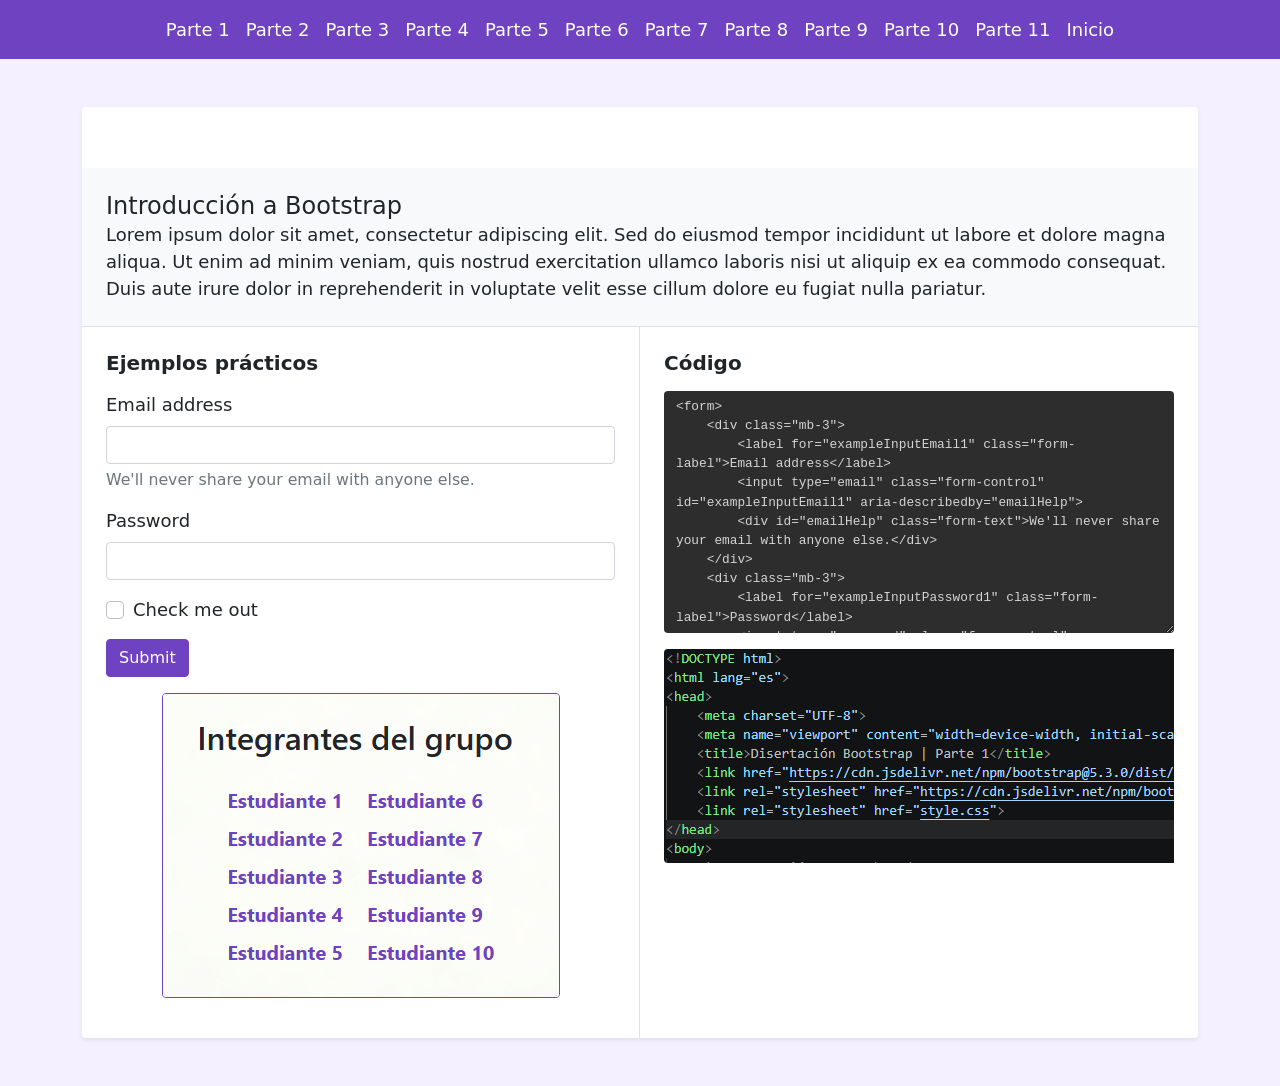
<file: parte11.html>
<!DOCTYPE html>
<html lang="es">
<head>
    <meta charset="UTF-8">
    <meta name="viewport" content="width=device-width, initial-scale=1.0">
    <title>Disertación Bootstrap | Parte 11</title>
    <link href="bootstrap/css/bootstrap.min.css" rel="stylesheet">
    <script src="bootstrap/js/bootstrap.bundle.min.js"></script>
    <link rel="stylesheet" href="style.css">
</head>
<body>

    <nav class="navbar navbar-expand-lg barra bg-opacity-90 sticky-top">
        <div class="container">
            <button class="navbar-toggler" type="button" data-bs-toggle="collapse" data-bs-target="#menuNavegacion">
                <span class="navbar-toggler-icon"></span>
            </button>
            <div class="collapse navbar-collapse" id="menuNavegacion">
                <ul class="navbar-nav mx-auto">
                    <li class="nav-item"><a class="nav-link text-white" href="parte1.html">Parte 1</a></li>
                    <li class="nav-item"><a class="nav-link text-white" href="parte2.html">Parte 2</a></li>
                    <li class="nav-item"><a class="nav-link text-white" href="parte3.html">Parte 3</a></li>
                    <li class="nav-item"><a class="nav-link text-white" href="parte4.html">Parte 4</a></li>
                    <li class="nav-item"><a class="nav-link text-white" href="parte5.html">Parte 5</a></li>
                    <li class="nav-item"><a class="nav-link text-white" href="parte6.html">Parte 6</a></li>
                    <li class="nav-item"><a class="nav-link text-white" href="parte7.html">Parte 7</a></li>
                    <li class="nav-item"><a class="nav-link text-white" href="parte8.html">Parte 8</a></li>
                    <li class="nav-item"><a class="nav-link text-white" href="parte9.html">Parte 9</a></li>
                    <li class="nav-item"><a class="nav-link text-white" href="parte10.html">Parte 10</a></li>
                    <li class="nav-item"><a class="nav-link text-white" href="parte11.html">Parte 11</a></li>
                    <li class="nav-item"><a class="nav-link text-white" href="index.html">Inicio</a></li>
                </ul>
            </div>
        </div>
    </nav>

     <div class="container my-5">
        <div class="card shadow-sm border-0 rounded-4 overflow-hidden">
            <div class="bg-purple text-white px-4 py-3">
                <h2 class="h4 mb-0">Introducción a Bootstrap</h2>
            </div>
            
            <div class="p-4 bg-light border-bottom">
                <h2 class="h4 text-purple mb-0">Introducción a Bootstrap</h2>
                <p class="mb-0">Lorem ipsum dolor sit amet, consectetur adipiscing elit. Sed do eiusmod tempor incididunt ut labore et dolore magna aliqua. Ut enim ad minim veniam, quis nostrud exercitation ullamco laboris nisi ut aliquip ex ea commodo consequat. Duis aute irure dolor in reprehenderit in voluptate velit esse cillum dolore eu fugiat nulla pariatur.</p>
            </div>

            <div class="row g-0">

                <div class="col-md-6 p-4 border-end" id="ejemplos-container">
                    <h5 class="fw-bold text-purple mb-3">Ejemplos prácticos</h5>
                    <form>
                    <div class="mb-3">
                        <label for="exampleInputEmail1" class="form-label">Email address</label>
                        <input type="email" class="form-control" id="exampleInputEmail1" aria-describedby="emailHelp">
                        <div id="emailHelp" class="form-text">We'll never share your email with anyone else.</div>
                    </div>
                    <div class="mb-3">
                        <label for="exampleInputPassword1" class="form-label">Password</label>
                        <input type="password" class="form-control" id="exampleInputPassword1">
                    </div>
                    <div class="mb-3 form-check">
                        <input type="checkbox" class="form-check-input" id="exampleCheck1">
                        <label class="form-check-label" for="exampleCheck1">Check me out</label>
                    </div>
                    <button type="submit" class="btn btn-primary">Submit</button>
                    </form>
                    <div class="text-center mt-3">
                        <img id="captura-ejemplo" src="Capturas/Captura ejemplo.png" alt="Captura del código" class="img-fluid rounded border" style="border-color: #6f42c1 !important; max-width: 100%;">
                        <p class="small text-muted mt-2"> </p>
                    </div>
                </div>
                
                <div class="col-md-6 p-4">
                    <h5 class="fw-bold text-purple mb-3">Código</h5>
                    <textarea id="codigo-editable" rows="12" class="form-control font-monospace"
                    style="background-color: #2d2d2d; color: #d4d4d4; border: none; font-size: 0.8rem; resize: vertical;">
<form>
    <div class="mb-3">
        <label for="exampleInputEmail1" class="form-label">Email address</label>
        <input type="email" class="form-control" id="exampleInputEmail1" aria-describedby="emailHelp">
        <div id="emailHelp" class="form-text">We'll never share your email with anyone else.</div>
    </div>
    <div class="mb-3">
        <label for="exampleInputPassword1" class="form-label">Password</label>
        <input type="password" class="form-control" id="exampleInputPassword1">
    </div>
    <div class="mb-3 form-check">
        <input type="checkbox" class="form-check-input" id="exampleCheck1">
        <label class="form-check-label" for="exampleCheck1">Check me out</label>
    </div>
    <button type="submit" class="btn btn-primary">Submit</button>
</form>
                    </textarea>

                    <div class="mt-3" style="overflow-x: auto; overflow-y: visible;">
                        <img src="Capturas/Captura de pantalla.png" alt="Captura del código" class="rounded" style="height: auto; max-width: none; width: auto;">
                    </div>
                </div>
            </div>
        </div>
    </div>

    <script src="https://cdn.jsdelivr.net/npm/bootstrap@5.3.0/dist/js/bootstrap.bundle.min.js"></script>
</body>
</html>
</file>
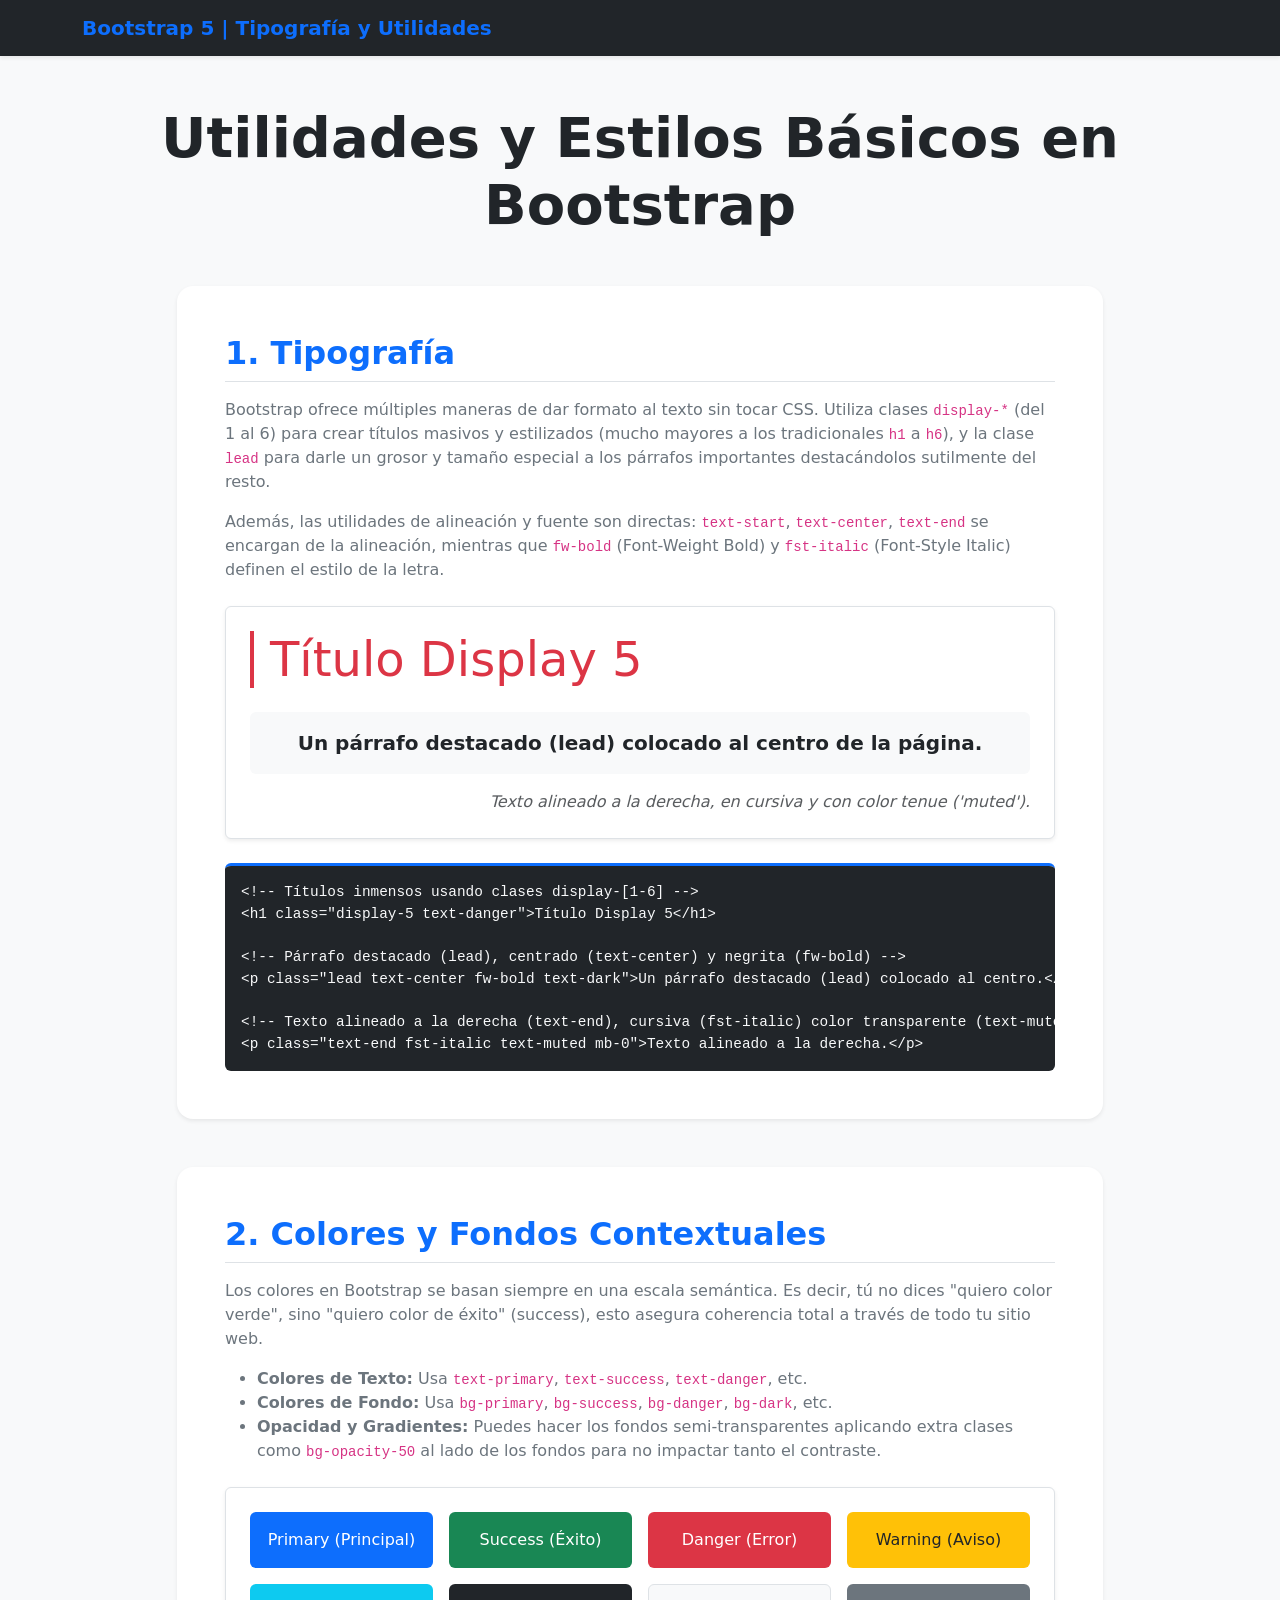
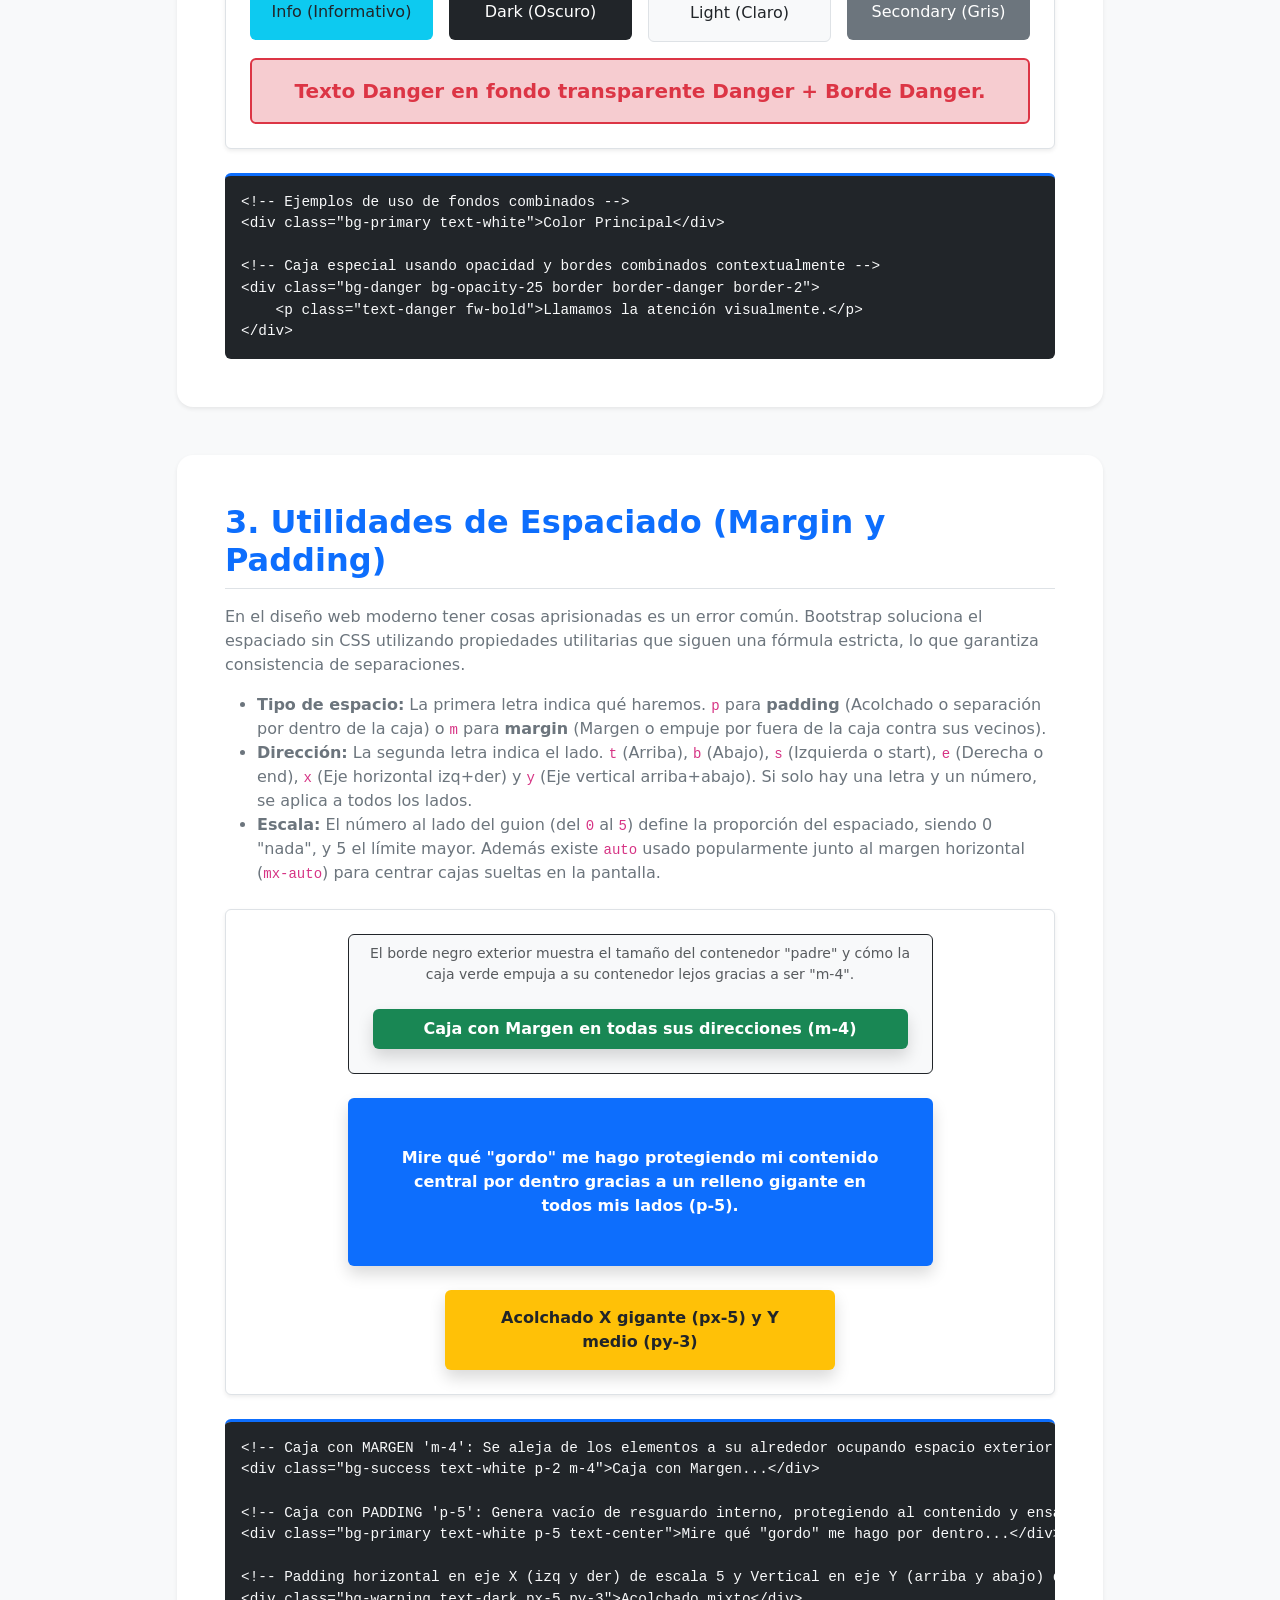
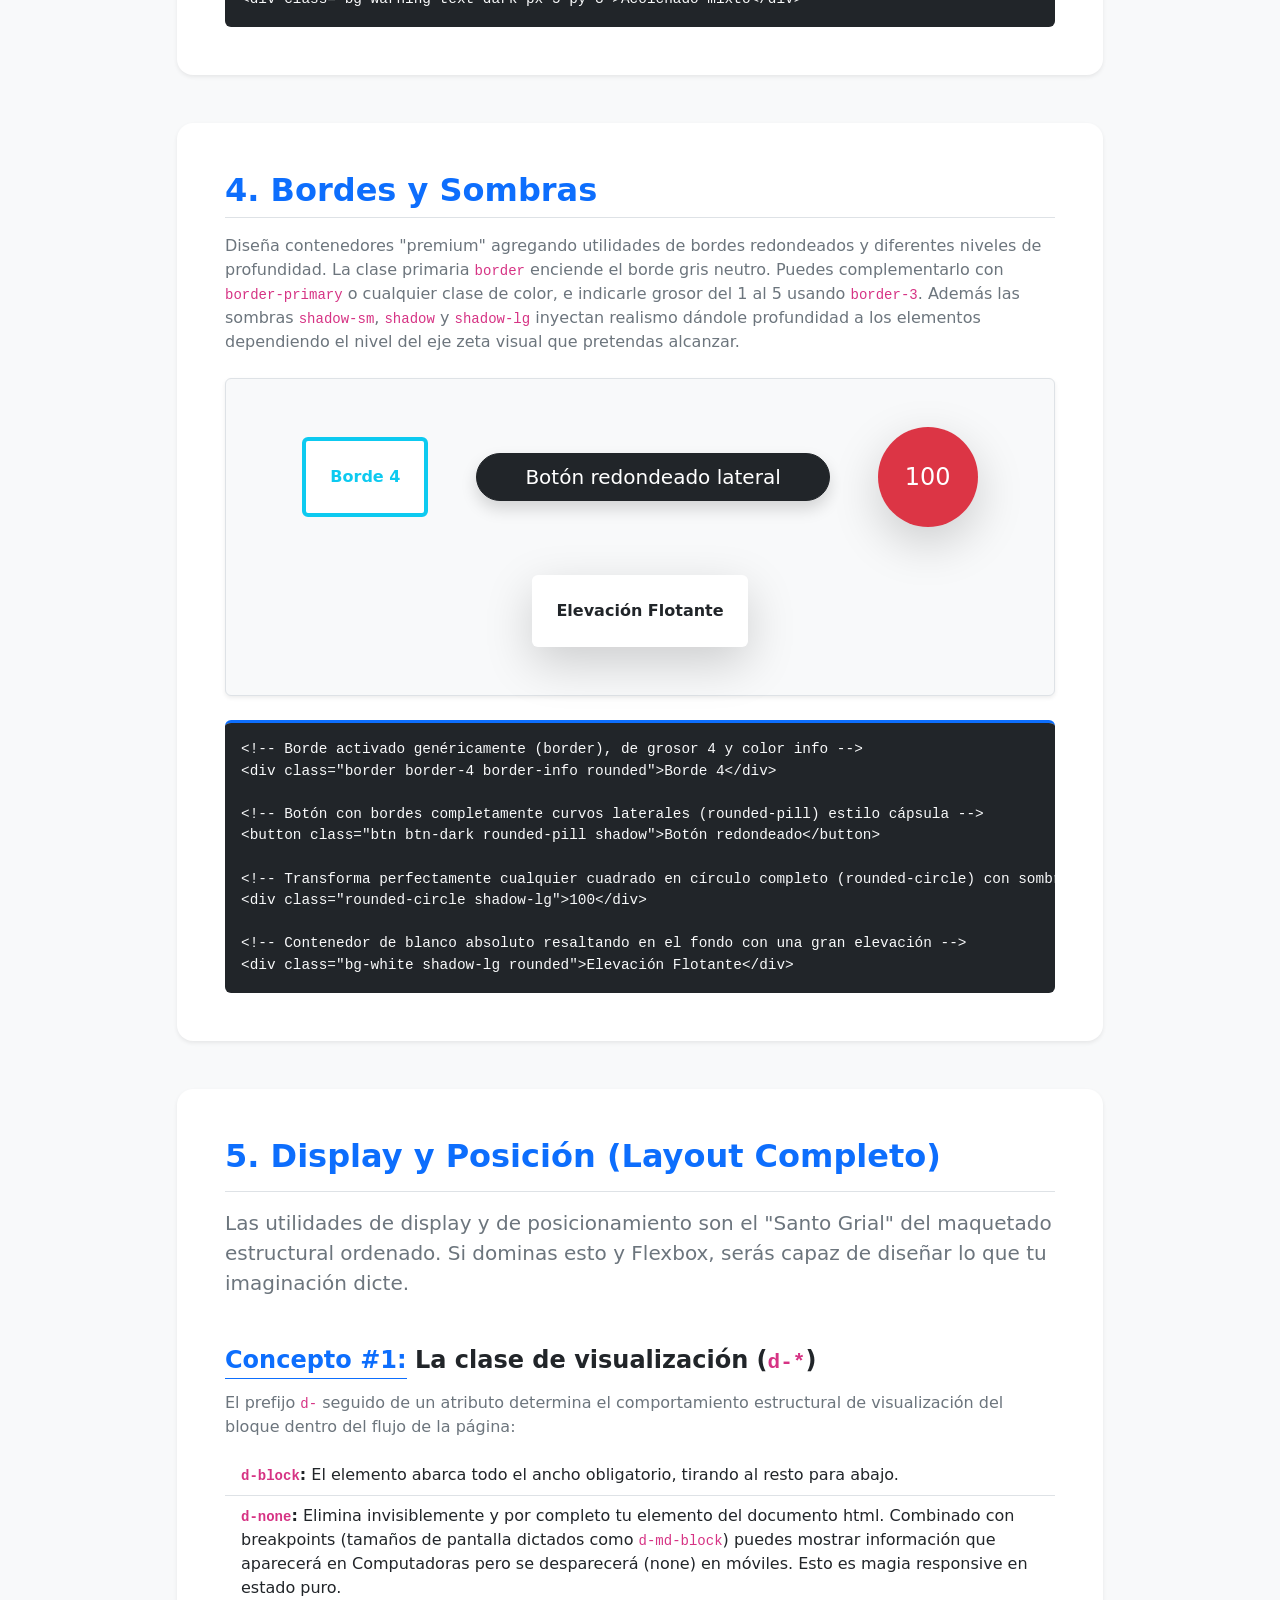
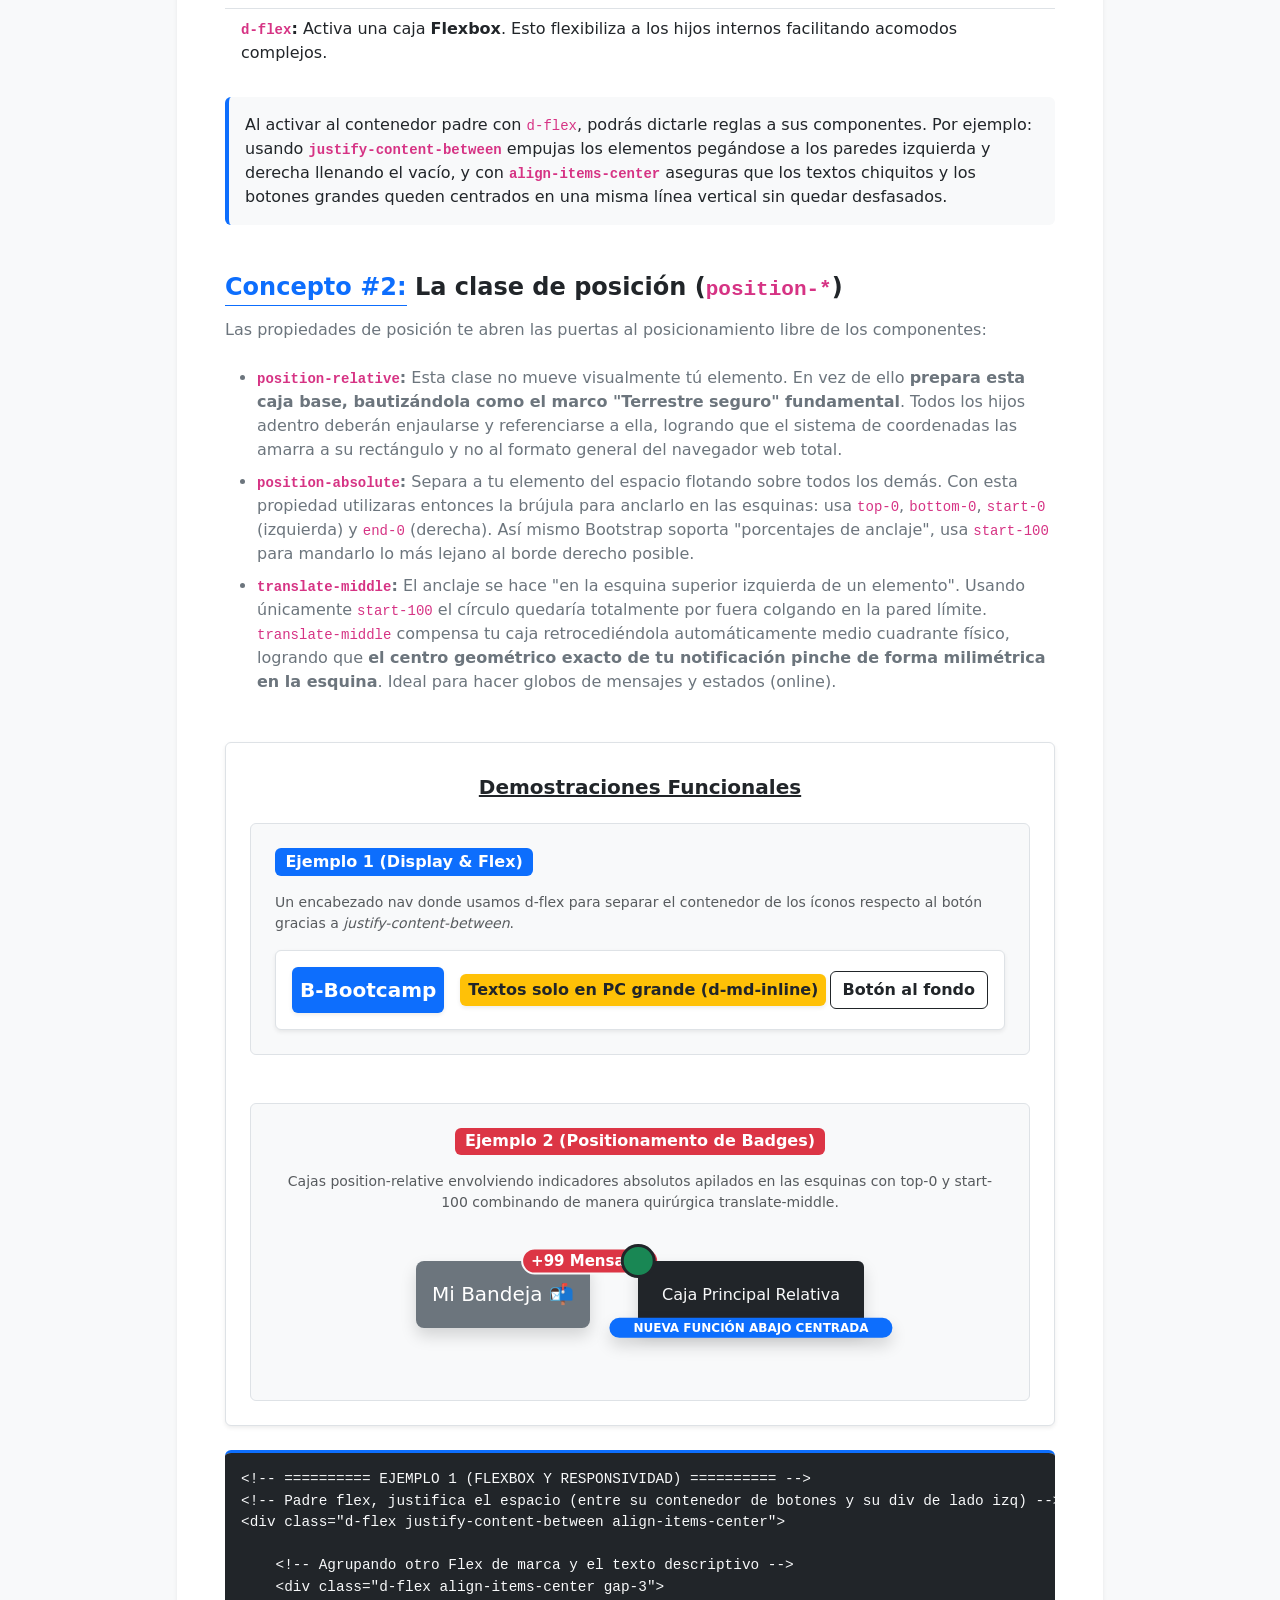
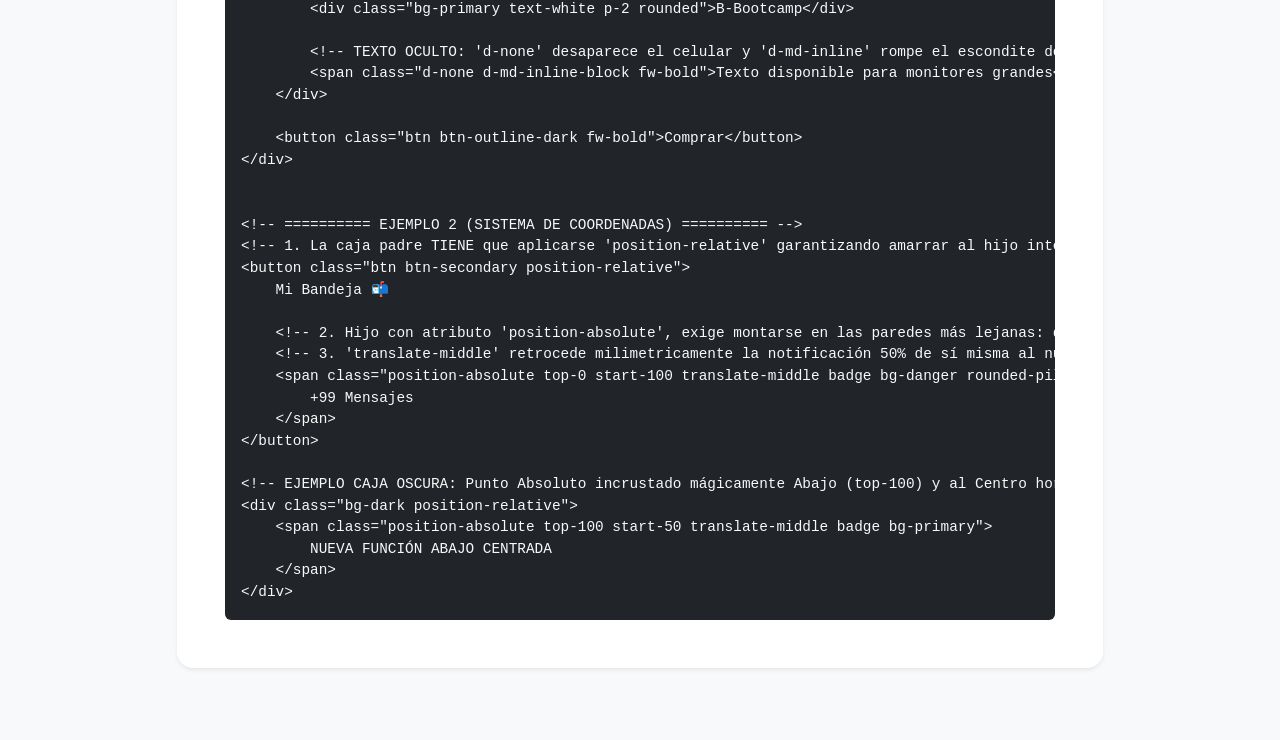
<file: parte2.html>
<!doctype html>
<html lang="es">
  <head>
    <meta charset="UTF-8" />
    <meta name="viewport" content="width=device-width, initial-scale=1.0" />
    <title>Disertación Bootstrap | Parte 2 - Utilidades y Estilos</title>
    <link
      href="https://cdn.jsdelivr.net/npm/bootstrap@5.3.3/dist/css/bootstrap.min.css"
      rel="stylesheet"
    />
  </head>
  <body class="bg-light">
    <nav
      class="navbar navbar-expand-lg navbar-dark bg-dark sticky-top shadow-sm"
    >
      <div class="container">
        <a class="navbar-brand fw-bold text-primary" href="index.html"
          >Bootstrap 5 | Tipografía y Utilidades</a
        >
      </div>
    </nav>

    <div class="container my-5">
      <header class="mb-5 text-center">
        <h1 class="display-4 fw-bold text-dark">
          Utilidades y Estilos Básicos en Bootstrap
        </h1>
      </header>

      <div class="row g-4">
        <div class="col-lg-10 mx-auto">
          <article
            id="tipografia"
            class="card shadow-sm border-0 mb-5 rounded-4 overflow-hidden"
          >
            <div class="card-body p-4 p-lg-5">
              <h2 class="fw-bold mb-3 text-primary border-bottom pb-2">
                1. Tipografía
              </h2>
              <p class="text-secondary">
                Bootstrap ofrece múltiples maneras de dar formato al texto sin
                tocar CSS. Utiliza clases <code>display-*</code> (del 1 al 6)
                para crear títulos masivos y estilizados (mucho mayores a los
                tradicionales <code>h1</code> a <code>h6</code>), y la clase
                <code>lead</code> para darle un grosor y tamaño especial a los
                párrafos importantes destacándolos sutilmente del resto.
              </p>
              <p class="text-secondary mb-4">
                Además, las utilidades de alineación y fuente son directas:
                <code>text-start</code>, <code>text-center</code>,
                <code>text-end</code> se encargan de la alineación, mientras que
                <code>fw-bold</code> (Font-Weight Bold) y
                <code>fst-italic</code> (Font-Style Italic) definen el estilo de
                la letra.
              </p>

              <div class="p-4 border rounded bg-white mb-4 shadow-sm">
                <!-- Ejemplo Visual -->
                <h1
                  class="display-5 text-danger border-start border-danger border-4 ps-3"
                >
                  Título Display 5
                </h1>
                <p
                  class="lead text-center fw-bold text-dark bg-light p-3 rounded mt-4"
                >
                  Un párrafo destacado (lead) colocado al centro de la página.
                </p>
                <p class="text-end fst-italic text-muted mb-0">
                  Texto alineado a la derecha, en cursiva y con color tenue
                  ('muted').
                </p>
              </div>

              <pre
                class="bg-dark text-light p-3 rounded border-top border-primary border-3 overflow-auto m-0"
                style="font-size: 0.9rem"
              ><code>&lt;!-- Títulos inmensos usando clases display-[1-6] --&gt;
&lt;h1 class="display-5 text-danger"&gt;Título Display 5&lt;/h1&gt;

&lt;!-- Párrafo destacado (lead), centrado (text-center) y negrita (fw-bold) --&gt;
&lt;p class="lead text-center fw-bold text-dark"&gt;Un párrafo destacado (lead) colocado al centro.&lt;/p&gt;

&lt;!-- Texto alineado a la derecha (text-end), cursiva (fst-italic) color transparente (text-muted) --&gt;
&lt;p class="text-end fst-italic text-muted mb-0"&gt;Texto alineado a la derecha.&lt;/p&gt;</code></pre>
            </div>
          </article>

          <!-- 2. Colores y Fondos -->
          <article
            id="colores"
            class="card shadow-sm border-0 mb-5 rounded-4 overflow-hidden"
          >
            <div class="card-body p-4 p-lg-5">
              <h2 class="fw-bold mb-3 text-primary border-bottom pb-2">
                2. Colores y Fondos Contextuales
              </h2>
              <p class="text-secondary">
                Los colores en Bootstrap se basan siempre en una escala
                semántica. Es decir, tú no dices "quiero color verde", sino
                "quiero color de éxito" (success), esto asegura coherencia total
                a través de todo tu sitio web.
              </p>
              <ul class="text-secondary mb-4">
                <li>
                  <strong>Colores de Texto:</strong> Usa
                  <code>text-primary</code>, <code>text-success</code>,
                  <code>text-danger</code>, etc.
                </li>
                <li>
                  <strong>Colores de Fondo:</strong> Usa
                  <code>bg-primary</code>, <code>bg-success</code>,
                  <code>bg-danger</code>, <code>bg-dark</code>, etc.
                </li>
                <li>
                  <strong>Opacidad y Gradientes:</strong> Puedes hacer los
                  fondos semi-transparentes aplicando extra clases como
                  <code>bg-opacity-50</code> al lado de los fondos para no
                  impactar tanto el contraste.
                </li>
              </ul>

              <div class="p-4 border rounded bg-white mb-4 shadow-sm">
                <div class="row g-3 text-center mb-3">
                  <div class="col-6 col-md-3">
                    <div class="p-3 bg-primary text-white rounded">
                      Primary (Principal)
                    </div>
                  </div>
                  <div class="col-6 col-md-3">
                    <div class="p-3 bg-success text-white rounded">
                      Success (Éxito)
                    </div>
                  </div>
                  <div class="col-6 col-md-3">
                    <div class="p-3 bg-danger text-white rounded">
                      Danger (Error)
                    </div>
                  </div>
                  <div class="col-6 col-md-3">
                    <div class="p-3 bg-warning text-dark rounded">
                      Warning (Aviso)
                    </div>
                  </div>
                  <div class="col-6 col-md-3">
                    <div class="p-3 bg-info text-dark rounded">
                      Info (Informativo)
                    </div>
                  </div>
                  <div class="col-6 col-md-3">
                    <div class="p-3 bg-dark text-white rounded">
                      Dark (Oscuro)
                    </div>
                  </div>
                  <div class="col-6 col-md-3">
                    <div class="p-3 bg-light text-dark border rounded">
                      Light (Claro)
                    </div>
                  </div>
                  <div class="col-6 col-md-3">
                    <div class="p-3 bg-secondary text-white rounded">
                      Secondary (Gris)
                    </div>
                  </div>
                </div>
                <div
                  class="p-3 bg-danger bg-opacity-25 border border-danger border-2 rounded text-center"
                >
                  <p class="mb-0 text-danger fw-bold fs-5">
                    Texto Danger en fondo transparente Danger + Borde Danger.
                  </p>
                </div>
              </div>

              <pre
                class="bg-dark text-light p-3 rounded border-top border-primary border-3 overflow-auto m-0"
                style="font-size: 0.9rem"
              ><code>&lt;!-- Ejemplos de uso de fondos combinados --&gt;
&lt;div class="bg-primary text-white"&gt;Color Principal&lt;/div&gt;

&lt;!-- Caja especial usando opacidad y bordes combinados contextualmente --&gt;
&lt;div class="bg-danger bg-opacity-25 border border-danger border-2"&gt;
    &lt;p class="text-danger fw-bold"&gt;Llamamos la atención visualmente.&lt;/p&gt;
&lt;/div&gt;</code></pre>
            </div>
          </article>

          <!-- 3. Espaciado -->
          <article
            id="espaciado"
            class="card shadow-sm border-0 mb-5 rounded-4 overflow-hidden"
          >
            <div class="card-body p-4 p-lg-5">
              <h2 class="fw-bold mb-3 text-primary border-bottom pb-2">
                3. Utilidades de Espaciado (Margin y Padding)
              </h2>
              <p class="text-secondary">
                En el diseño web moderno tener cosas aprisionadas es un error
                común. Bootstrap soluciona el espaciado sin CSS utilizando
                propiedades utilitarias que siguen una fórmula estricta, lo que
                garantiza consistencia de separaciones.
              </p>

              <ul class="text-secondary mb-4">
                <li>
                  <strong>Tipo de espacio:</strong> La primera letra indica qué
                  haremos. <code>p</code> para
                  <strong>padding</strong> (Acolchado o separación por dentro de
                  la caja) o <code>m</code> para <strong>margin</strong> (Margen
                  o empuje por fuera de la caja contra sus vecinos).
                </li>
                <li>
                  <strong>Dirección:</strong> La segunda letra indica el lado.
                  <code>t</code> (Arriba), <code>b</code> (Abajo),
                  <code>s</code> (Izquierda o start), <code>e</code> (Derecha o
                  end), <code>x</code> (Eje horizontal izq+der) y
                  <code>y</code> (Eje vertical arriba+abajo). Si solo hay una
                  letra y un número, se aplica a todos los lados.
                </li>
                <li>
                  <strong>Escala:</strong> El número al lado del guion (del
                  <code>0</code> al <code>5</code>) define la proporción del
                  espaciado, siendo 0 "nada", y 5 el límite mayor. Además existe
                  <code>auto</code> usado popularmente junto al margen
                  horizontal (<code>mx-auto</code>) para centrar cajas sueltas
                  en la pantalla.
                </li>
              </ul>

              <div
                class="p-4 border rounded bg-white mb-4 shadow-sm text-center"
              >
                <!-- Ejemplo Visual -->
                <div
                  class="d-flex flex-column gap-4 text-center align-items-center"
                >
                  <div
                    class="bg-light border border-dark border-dashed rounded d-inline-block w-75"
                  >
                    <p class="mb-0 text-muted small p-2 pb-0">
                      El borde negro exterior muestra el tamaño del contenedor
                      "padre" y cómo la caja verde empuja a su contenedor lejos
                      gracias a ser "m-4".
                    </p>
                    <div
                      class="bg-success text-white p-2 m-4 rounded fw-bold shadow"
                    >
                      Caja con Margen en todas sus direcciones (m-4)
                    </div>
                  </div>

                  <div
                    class="bg-primary text-white p-5 rounded fw-bold shadow w-75"
                  >
                    Mire qué "gordo" me hago protegiendo mi contenido central
                    por dentro gracias a un relleno gigante en todos mis lados
                    (p-5).
                  </div>

                  <div
                    class="bg-warning text-dark px-5 py-3 rounded shadow fw-bold w-50"
                  >
                    Acolchado X gigante (px-5) y Y medio (py-3)
                  </div>
                </div>
              </div>

              <pre
                class="bg-dark text-light p-3 rounded border-top border-primary border-3 overflow-auto m-0"
                style="font-size: 0.9rem"
              ><code>&lt;!-- Caja con MARGEN 'm-4': Se aleja de los elementos a su alrededor ocupando espacio exterior vital en las 4 direcciones --&gt;
&lt;div class="bg-success text-white p-2 m-4"&gt;Caja con Margen...&lt;/div&gt;

&lt;!-- Caja con PADDING 'p-5': Genera vacío de resguardo interno, protegiendo al contenido y ensanchando la caja visual --&gt;
&lt;div class="bg-primary text-white p-5 text-center"&gt;Mire qué "gordo" me hago por dentro...&lt;/div&gt;

&lt;!-- Padding horizontal en eje X (izq y der) de escala 5 y Vertical en eje Y (arriba y abajo) de escala 3 --&gt;
&lt;div class="bg-warning text-dark px-5 py-3"&gt;Acolchado mixto&lt;/div&gt;</code></pre>
            </div>
          </article>

          <!-- 4. Bordes y Sombras -->
          <article
            id="bordes"
            class="card shadow-sm border-0 mb-5 rounded-4 overflow-hidden"
          >
            <div class="card-body p-4 p-lg-5">
              <h2 class="fw-bold mb-3 text-primary border-bottom pb-2">
                4. Bordes y Sombras
              </h2>
              <p class="text-secondary mb-4">
                Diseña contenedores "premium" agregando utilidades de bordes
                redondeados y diferentes niveles de profundidad. La clase
                primaria <code>border</code> enciende el borde gris neutro.
                Puedes complementarlo con <code>border-primary</code> o
                cualquier clase de color, e indicarle grosor del 1 al 5 usando
                <code>border-3</code>. Además las sombras
                <code>shadow-sm</code>, <code>shadow</code> y
                <code>shadow-lg</code> inyectan realismo dándole profundidad a
                los elementos dependiendo el nivel del eje zeta visual que
                pretendas alcanzar.
              </p>

              <div
                class="p-5 border rounded bg-light mb-4 shadow-sm text-center"
              >
                <div
                  class="d-flex justify-content-center align-items-center flex-wrap gap-5"
                >
                  <!-- Bordes -->
                  <div
                    class="p-4 bg-white border border-4 border-info rounded text-info fw-bold"
                  >
                    Borde 4
                  </div>
                  <!-- Redondeados -->
                  <button class="btn btn-dark btn-lg rounded-pill px-5 shadow">
                    Botón redondeado lateral
                  </button>
                  <div
                    class="bg-danger text-white fs-4 rounded-circle shadow-lg d-flex align-items-center justify-content-center"
                    style="width: 100px; height: 100px"
                  >
                    100
                  </div>
                  <!-- Sombras -->
                  <div
                    class="p-4 bg-white shadow-lg rounded border border-0 text-dark fw-bold"
                  >
                    Elevación Flotante
                  </div>
                </div>
              </div>

              <pre
                class="bg-dark text-light p-3 rounded border-top border-primary border-3 overflow-auto m-0"
                style="font-size: 0.9rem"
              ><code>&lt;!-- Borde activado genéricamente (border), de grosor 4 y color info --&gt;
&lt;div class="border border-4 border-info rounded"&gt;Borde 4&lt;/div&gt;

&lt;!-- Botón con bordes completamente curvos laterales (rounded-pill) estilo cápsula --&gt;
&lt;button class="btn btn-dark rounded-pill shadow"&gt;Botón redondeado&lt;/button&gt;

&lt;!-- Transforma perfectamente cualquier cuadrado en círculo completo (rounded-circle) con sombra inmensa (shadow-lg) --&gt;
&lt;div class="rounded-circle shadow-lg"&gt;100&lt;/div&gt;

&lt;!-- Contenedor de blanco absoluto resaltando en el fondo con una gran elevación --&gt;
&lt;div class="bg-white shadow-lg rounded"&gt;Elevación Flotante&lt;/div&gt;</code></pre>
            </div>
          </article>

          <!-- 5. Display y Posición -->
          <article
            id="display"
            class="card shadow-sm border-0 mb-4 rounded-4 overflow-hidden"
          >
            <div class="card-body p-4 p-lg-5">
              <h2 class="fw-bold mb-3 text-primary border-bottom pb-3">
                5. Display y Posición (Layout Completo)
              </h2>
              <p class="text-secondary fs-5">
                Las utilidades de display y de posicionamiento son el "Santo
                Grial" del maquetado estructural ordenado. Si dominas esto y
                Flexbox, serás capaz de diseñar lo que tu imaginación dicte.
              </p>

              <h4 class="fw-bold text-dark mt-5 mb-3">
                <span class="text-primary border-bottom border-primary pb-1"
                  >Concepto #1:</span
                >
                La clase de visualización (<code>d-*</code>)
              </h4>
              <p class="text-secondary">
                El prefijo <code>d-</code> seguido de un atributo determina el
                comportamiento estructural de visualización del bloque dentro
                del flujo de la página:
              </p>
              <ul class="text-secondary list-group list-group-flush mb-4">
                <li class="list-group-item bg-transparent">
                  <strong><code>d-block</code>:</strong> El elemento abarca todo
                  el ancho obligatorio, tirando al resto para abajo.
                </li>
                <li class="list-group-item bg-transparent">
                  <strong><code>d-none</code>:</strong> Elimina invisiblemente y
                  por completo tu elemento del documento html. Combinado con
                  breakpoints (tamaños de pantalla dictados como
                  <code>d-md-block</code>) puedes mostrar información que
                  aparecerá en Computadoras pero se desparecerá (none) en
                  móviles. Esto es magia responsive en estado puro.
                </li>
                <li class="list-group-item bg-transparent">
                  <strong><code>d-flex</code>:</strong> Activa una caja
                  <strong class="text-dark">Flexbox</strong>. Esto flexibiliza a
                  los hijos internos facilitando acomodos complejos.
                </li>
              </ul>
              <p
                class="text-secondary p-3 bg-light rounded text-dark border-start border-primary border-4 mb-5"
              >
                Al activar al contenedor padre con <code>d-flex</code>, podrás
                dictarle reglas a sus componentes. Por ejemplo: usando
                <strong><code>justify-content-between</code></strong> empujas
                los elementos pegándose a los paredes izquierda y derecha
                llenando el vacío, y con
                <strong><code>align-items-center</code></strong> aseguras que
                los textos chiquitos y los botones grandes queden centrados en
                una misma línea vertical sin quedar desfasados.
              </p>

              <h4 class="fw-bold text-dark mt-4 mb-3">
                <span class="text-primary border-bottom border-primary pb-1"
                  >Concepto #2:</span
                >
                La clase de posición (<code>position-*</code>)
              </h4>
              <p class="text-secondary mb-4">
                Las propiedades de posición te abren las puertas al
                posicionamiento libre de los componentes:
              </p>
              <ul class="text-secondary mb-5">
                <li class="mb-2">
                  <strong><code>position-relative</code>:</strong> Esta clase no
                  mueve visualmente tú elemento. En vez de ello
                  <strong
                    >prepara esta caja base, bautizándola como el marco
                    "Terrestre seguro" fundamental</strong
                  >. Todos los hijos adentro deberán enjaularse y referenciarse
                  a ella, logrando que el sistema de coordenadas las amarra a su
                  rectángulo y no al formato general del navegador web total.
                </li>
                <li class="mb-2">
                  <strong><code>position-absolute</code>:</strong> Separa a tu
                  elemento del espacio flotando sobre todos los demás. Con esta
                  propiedad utilizaras entonces la brújula para anclarlo en las
                  esquinas: usa <code>top-0</code>, <code>bottom-0</code>,
                  <code>start-0</code> (izquierda) y
                  <code>end-0</code> (derecha). Así mismo Bootstrap soporta
                  "porcentajes de anclaje", usa <code>start-100</code> para
                  mandarlo lo más lejano al borde derecho posible.
                </li>
                <li class="mb-2">
                  <strong><code>translate-middle</code>:</strong> El anclaje se
                  hace "en la esquina superior izquierda de un elemento". Usando
                  únicamente <code>start-100</code> el círculo quedaría
                  totalmente por fuera colgando en la pared límite.
                  <code>translate-middle</code> compensa tu caja retrocediéndola
                  automáticamente medio cuadrante físico, logrando que
                  <strong
                    >el centro geométrico exacto de tu notificación pinche de
                    forma milimétrica en la esquina</strong
                  >. Ideal para hacer globos de mensajes y estados (online).
                </li>
              </ul>

              <div class="p-4 border rounded bg-white shadow-sm">
                <h5
                  class="text-dark fw-bold mb-4 mt-2 text-center text-decoration-underline"
                >
                  Demostraciones Funcionales
                </h5>

                <!-- DEMO 1-->
                <div class="mb-5 bg-light p-4 rounded border">
                  <span class="badge bg-primary fs-6 mb-3"
                    >Ejemplo 1 (Display & Flex)</span
                  >
                  <p class="small text-muted mb-3">
                    Un encabezado nav donde usamos d-flex para separar el
                    contenedor de los íconos respecto al botón gracias a
                    <i>justify-content-between</i>.
                  </p>

                  <div
                    class="d-flex justify-content-between align-items-center bg-white p-3 border rounded shadow-sm"
                  >
                    <div class="d-flex align-items-center gap-3">
                      <div
                        class="bg-primary text-white p-2 rounded fw-bold fs-5 shadow-sm"
                      >
                        B-Bootcamp
                      </div>
                      <span
                        class="d-none d-md-inline-block bg-warning text-dark px-2 py-1 rounded fw-bold shadow-sm"
                        >Textos solo en PC grande (d-md-inline)</span
                      >
                    </div>

                    <button class="btn btn-outline-dark fw-bold">
                      Botón al fondo
                    </button>
                  </div>
                </div>

                <!-- DEMO 2 -->
                <div class="bg-light p-4 rounded border text-center">
                  <span class="badge bg-danger fs-6 mb-3"
                    >Ejemplo 2 (Positionamento de Badges)</span
                  >
                  <p class="small text-muted mb-4">
                    Cajas position-relative envolviendo indicadores absolutos
                    apilados en las esquinas con top-0 y start-100 combinando de
                    manera quirúrgica translate-middle.
                  </p>

                  <div
                    class="d-flex justify-content-center gap-5 pt-4 pb-5 flex-wrap"
                  >
                    <button
                      type="button"
                      class="btn btn-secondary btn-lg position-relative border-0 shadow"
                    >
                      Mi Bandeja 📬
                      <span
                        class="position-absolute top-0 start-100 translate-middle badge rounded-pill bg-danger border border-light border-2 px-2 py-1"
                      >
                        +99 Mensajes
                        <span class="visually-hidden">unread messages</span>
                      </span>
                    </button>

                    <div
                      class="bg-dark rounded p-4 position-relative shadow d-inline-block text-white text-center"
                    >
                      <h6 class="mb-0 text-light fw-normal">
                        Caja Principal Relativa
                      </h6>

                      <span
                        class="position-absolute top-0 start-0 translate-middle badge rounded-circle bg-success border border-dark border-3 p-2"
                      >
                        <!-- Bolita online verde superior izquierda -->
                        &nbsp;&nbsp;&nbsp;
                      </span>

                      <span
                        class="position-absolute top-100 start-50 translate-middle badge bg-primary border-dark border-3 rounded-pill px-4 shadow"
                      >
                        NUEVA FUNCIÓN ABAJO CENTRADA
                      </span>
                    </div>
                  </div>
                </div>
              </div>

              <pre
                class="bg-dark text-light p-3 rounded mt-4 border-top border-primary border-3 overflow-auto m-0"
                style="font-size: 0.9rem"
              ><code>&lt;!-- ========== EJEMPLO 1 (FLEXBOX Y RESPONSIVIDAD) ========== --&gt;
&lt;!-- Padre flex, justifica el espacio (entre su contenedor de botones y su div de lado izq) --&gt;
&lt;div class="d-flex justify-content-between align-items-center"&gt;
    
    &lt;!-- Agrupando otro Flex de marca y el texto descriptivo --&gt;
    &lt;div class="d-flex align-items-center gap-3"&gt;
        &lt;div class="bg-primary text-white p-2 rounded"&gt;B-Bootcamp&lt;/div&gt;

        &lt;!-- TEXTO OCULTO: 'd-none' desaparece el celular y 'd-md-inline' rompe el escondite desde tablets para arriba --&gt;
        &lt;span class="d-none d-md-inline-block fw-bold"&gt;Texto disponible para monitores grandes&lt;/span&gt;
    &lt;/div&gt;

    &lt;button class="btn btn-outline-dark fw-bold"&gt;Comprar&lt;/button&gt;
&lt;/div&gt;


&lt;!-- ========== EJEMPLO 2 (SISTEMA DE COORDENADAS) ========== --&gt;
&lt;!-- 1. La caja padre TIENE que aplicarse 'position-relative' garantizando amarrar al hijo interno --&gt;
&lt;button class="btn btn-secondary position-relative"&gt;
    Mi Bandeja 📬

    &lt;!-- 2. Hijo con atributo 'position-absolute', exige montarse en las paredes más lejanas: derecha (start-100) y tope techo superior (top-0). --&gt;
    &lt;!-- 3. 'translate-middle' retrocede milimetricamente la notificación 50% de sí misma al núcleo para ataviar de lleno el codo de la tarjeta. --&gt;
    &lt;span class="position-absolute top-0 start-100 translate-middle badge bg-danger rounded-pill"&gt;
        +99 Mensajes
    &lt;/span&gt;
&lt;/button&gt;

&lt;!-- EJEMPLO CAJA OSCURA: Punto Absoluto incrustado mágicamente Abajo (top-100) y al Centro horizontal (start-50). --&gt;
&lt;div class="bg-dark position-relative"&gt;
    &lt;span class="position-absolute top-100 start-50 translate-middle badge bg-primary"&gt;
        NUEVA FUNCIÓN ABAJO CENTRADA
    &lt;/span&gt;
&lt;/div&gt;</code></pre>
            </div>
          </article>
        </div>
      </div>
    </div>

    <!-- Script de validación Bootstrap Bundler interactivo (Incluye Popper para tooltips / popovers extras)-->
    <script src="https://cdn.jsdelivr.net/npm/bootstrap@5.3.3/dist/js/bootstrap.bundle.min.js"></script>
  </body>
</html>
</file>
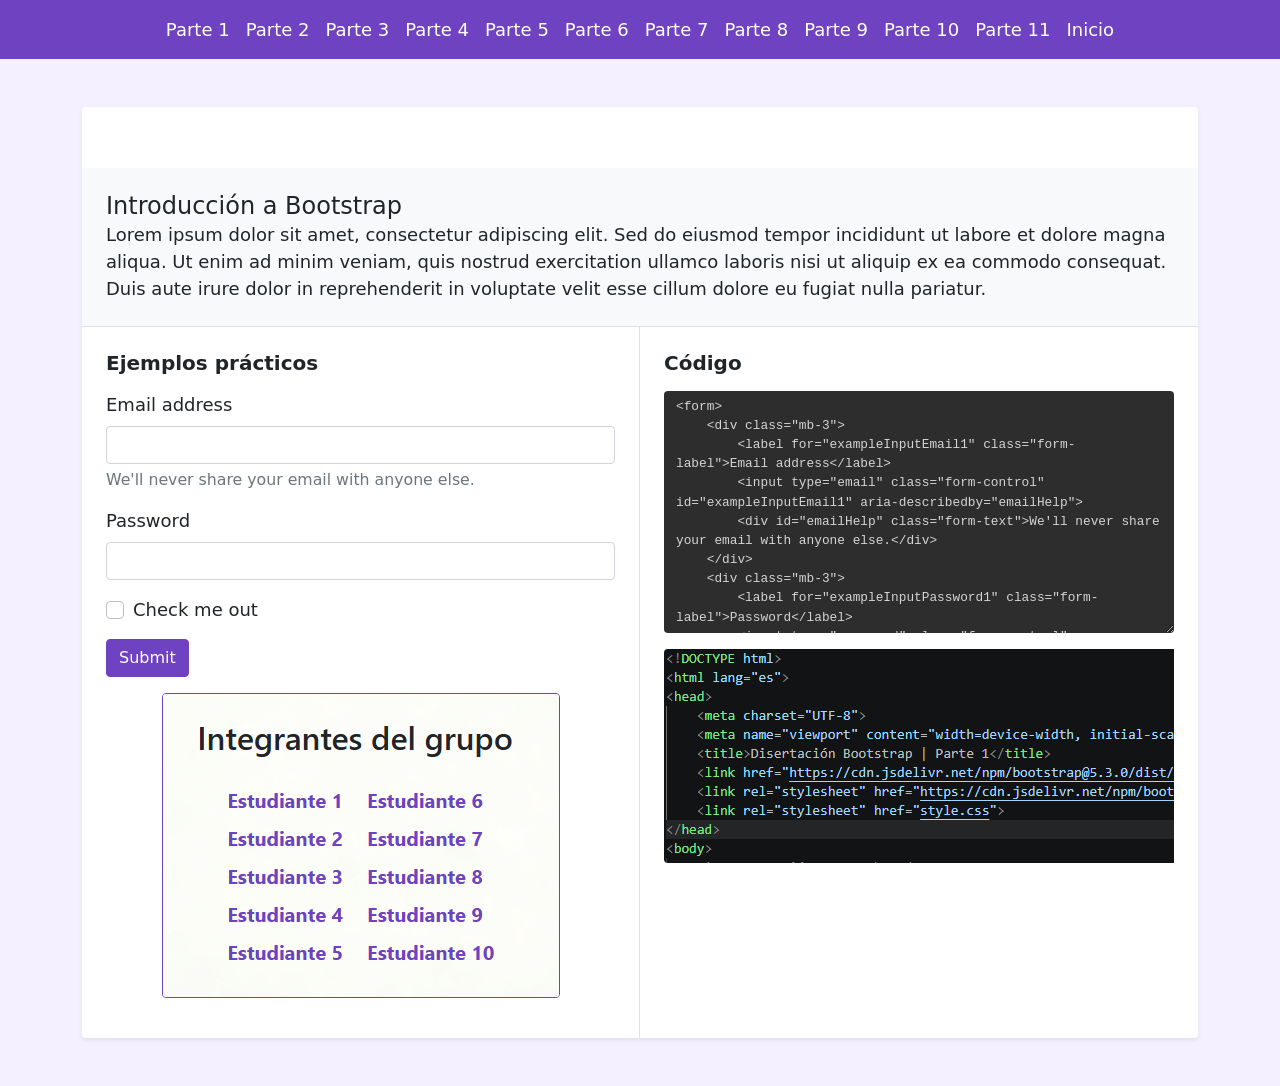
<file: parte3.html>
<!DOCTYPE html>
<html lang="es">
<head>
    <meta charset="UTF-8">
    <meta name="viewport" content="width=device-width, initial-scale=1.0">
    <title>Disertación Bootstrap | Parte 3</title>
    <link href="bootstrap/css/bootstrap.min.css" rel="stylesheet">
    <script src="bootstrap/js/bootstrap.bundle.min.js"></script>
    <link rel="stylesheet" href="style.css">
</head>
<body>

    <nav class="navbar navbar-expand-lg barra bg-opacity-90 sticky-top">
        <div class="container">
            <button class="navbar-toggler" type="button" data-bs-toggle="collapse" data-bs-target="#menuNavegacion">
                <span class="navbar-toggler-icon"></span>
            </button>
            <div class="collapse navbar-collapse" id="menuNavegacion">
                <ul class="navbar-nav mx-auto">
                    <li class="nav-item"><a class="nav-link text-white" href="parte1.html">Parte 1</a></li>
                    <li class="nav-item"><a class="nav-link text-white" href="parte2.html">Parte 2</a></li>
                    <li class="nav-item"><a class="nav-link text-white" href="parte3.html">Parte 3</a></li>
                    <li class="nav-item"><a class="nav-link text-white" href="parte4.html">Parte 4</a></li>
                    <li class="nav-item"><a class="nav-link text-white" href="parte5.html">Parte 5</a></li>
                    <li class="nav-item"><a class="nav-link text-white" href="parte6.html">Parte 6</a></li>
                    <li class="nav-item"><a class="nav-link text-white" href="parte7.html">Parte 7</a></li>
                    <li class="nav-item"><a class="nav-link text-white" href="parte8.html">Parte 8</a></li>
                    <li class="nav-item"><a class="nav-link text-white" href="parte9.html">Parte 9</a></li>
                    <li class="nav-item"><a class="nav-link text-white" href="parte10.html">Parte 10</a></li>
                    <li class="nav-item"><a class="nav-link text-white" href="parte11.html">Parte 11</a></li>
                    <li class="nav-item"><a class="nav-link text-white" href="index.html">Inicio</a></li>
                </ul>
            </div>
        </div>
    </nav>

     <div class="container my-5">
        <div class="card shadow-sm border-0 rounded-4 overflow-hidden">
            <div class="bg-purple text-white px-4 py-3">
                <h2 class="h4 mb-0">Introducción a Bootstrap</h2>
            </div>
            
            <div class="p-4 bg-light border-bottom">
                <h2 class="h4 text-purple mb-0">Introducción a Bootstrap</h2>
                <p class="mb-0">Lorem ipsum dolor sit amet, consectetur adipiscing elit. Sed do eiusmod tempor incididunt ut labore et dolore magna aliqua. Ut enim ad minim veniam, quis nostrud exercitation ullamco laboris nisi ut aliquip ex ea commodo consequat. Duis aute irure dolor in reprehenderit in voluptate velit esse cillum dolore eu fugiat nulla pariatur.</p>
            </div>

            <div class="row g-0">

                <div class="col-md-6 p-4 border-end" id="ejemplos-container">
                    <h5 class="fw-bold text-purple mb-3">Ejemplos prácticos</h5>
                    <form>
                    <div class="mb-3">
                        <label for="exampleInputEmail1" class="form-label">Email address</label>
                        <input type="email" class="form-control" id="exampleInputEmail1" aria-describedby="emailHelp">
                        <div id="emailHelp" class="form-text">We'll never share your email with anyone else.</div>
                    </div>
                    <div class="mb-3">
                        <label for="exampleInputPassword1" class="form-label">Password</label>
                        <input type="password" class="form-control" id="exampleInputPassword1">
                    </div>
                    <div class="mb-3 form-check">
                        <input type="checkbox" class="form-check-input" id="exampleCheck1">
                        <label class="form-check-label" for="exampleCheck1">Check me out</label>
                    </div>
                    <button type="submit" class="btn btn-primary">Submit</button>
                    </form>
                    <div class="text-center mt-3">
                        <img id="captura-ejemplo" src="Capturas/Captura ejemplo.png" alt="Captura del código" class="img-fluid rounded border" style="border-color: #6f42c1 !important; max-width: 100%;">
                        <p class="small text-muted mt-2"> </p>
                    </div>
                </div>
                
                <div class="col-md-6 p-4">
                    <h5 class="fw-bold text-purple mb-3">Código</h5>
                    <textarea id="codigo-editable" rows="12" class="form-control font-monospace"
                    style="background-color: #2d2d2d; color: #d4d4d4; border: none; font-size: 0.8rem; resize: vertical;">
<form>
    <div class="mb-3">
        <label for="exampleInputEmail1" class="form-label">Email address</label>
        <input type="email" class="form-control" id="exampleInputEmail1" aria-describedby="emailHelp">
        <div id="emailHelp" class="form-text">We'll never share your email with anyone else.</div>
    </div>
    <div class="mb-3">
        <label for="exampleInputPassword1" class="form-label">Password</label>
        <input type="password" class="form-control" id="exampleInputPassword1">
    </div>
    <div class="mb-3 form-check">
        <input type="checkbox" class="form-check-input" id="exampleCheck1">
        <label class="form-check-label" for="exampleCheck1">Check me out</label>
    </div>
    <button type="submit" class="btn btn-primary">Submit</button>
</form>
                    </textarea>

                    <div class="mt-3" style="overflow-x: auto; overflow-y: visible;">
                        <img src="Capturas/Captura de pantalla.png" alt="Captura del código" class="rounded" style="height: auto; max-width: none; width: auto;">
                    </div>
                </div>
            </div>
        </div>
    </div>

    <script src="https://cdn.jsdelivr.net/npm/bootstrap@5.3.0/dist/js/bootstrap.bundle.min.js"></script>
</body>
</html>
</file>
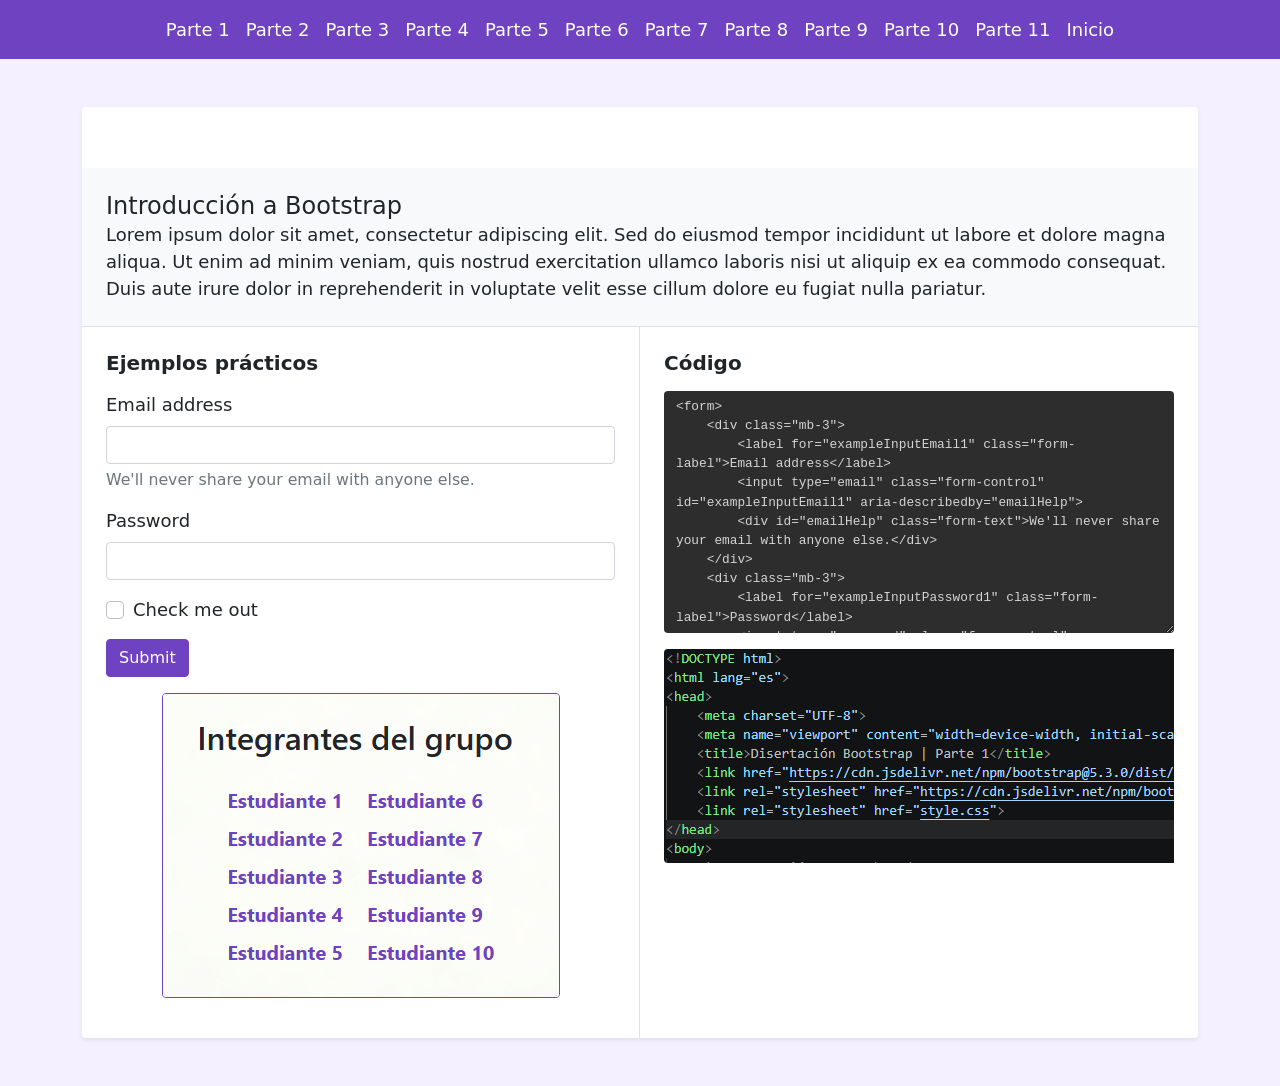
<file: parte4.html>
<!DOCTYPE html>
<html lang="es">
<head>
    <meta charset="UTF-8">
    <meta name="viewport" content="width=device-width, initial-scale=1.0">
    <title>Disertación Bootstrap | Parte 4</title>
    <link href="bootstrap/css/bootstrap.min.css" rel="stylesheet">
    <script src="bootstrap/js/bootstrap.bundle.min.js"></script>
    <link rel="stylesheet" href="style.css">
</head>
<body>

    <nav class="navbar navbar-expand-lg barra bg-opacity-90 sticky-top">
        <div class="container">
            <button class="navbar-toggler" type="button" data-bs-toggle="collapse" data-bs-target="#menuNavegacion">
                <span class="navbar-toggler-icon"></span>
            </button>
            <div class="collapse navbar-collapse" id="menuNavegacion">
                <ul class="navbar-nav mx-auto">
                    <li class="nav-item"><a class="nav-link text-white" href="parte1.html">Parte 1</a></li>
                    <li class="nav-item"><a class="nav-link text-white" href="parte2.html">Parte 2</a></li>
                    <li class="nav-item"><a class="nav-link text-white" href="parte3.html">Parte 3</a></li>
                    <li class="nav-item"><a class="nav-link text-white" href="parte4.html">Parte 4</a></li>
                    <li class="nav-item"><a class="nav-link text-white" href="parte5.html">Parte 5</a></li>
                    <li class="nav-item"><a class="nav-link text-white" href="parte6.html">Parte 6</a></li>
                    <li class="nav-item"><a class="nav-link text-white" href="parte7.html">Parte 7</a></li>
                    <li class="nav-item"><a class="nav-link text-white" href="parte8.html">Parte 8</a></li>
                    <li class="nav-item"><a class="nav-link text-white" href="parte9.html">Parte 9</a></li>
                    <li class="nav-item"><a class="nav-link text-white" href="parte10.html">Parte 10</a></li>
                    <li class="nav-item"><a class="nav-link text-white" href="parte11.html">Parte 11</a></li>
                    <li class="nav-item"><a class="nav-link text-white" href="index.html">Inicio</a></li>
                </ul>
            </div>
        </div>
    </nav>

     <div class="container my-5">
        <div class="card shadow-sm border-0 rounded-4 overflow-hidden">
            <div class="bg-purple text-white px-4 py-3">
                <h2 class="h4 mb-0">Introducción a Bootstrap</h2>
            </div>
            
            <div class="p-4 bg-light border-bottom">
                <h2 class="h4 text-purple mb-0">Introducción a Bootstrap</h2>
                <p class="mb-0">Lorem ipsum dolor sit amet, consectetur adipiscing elit. Sed do eiusmod tempor incididunt ut labore et dolore magna aliqua. Ut enim ad minim veniam, quis nostrud exercitation ullamco laboris nisi ut aliquip ex ea commodo consequat. Duis aute irure dolor in reprehenderit in voluptate velit esse cillum dolore eu fugiat nulla pariatur.</p>
            </div>

            <div class="row g-0">

                <div class="col-md-6 p-4 border-end" id="ejemplos-container">
                    <h5 class="fw-bold text-purple mb-3">Ejemplos prácticos</h5>
                    <form>
                    <div class="mb-3">
                        <label for="exampleInputEmail1" class="form-label">Email address</label>
                        <input type="email" class="form-control" id="exampleInputEmail1" aria-describedby="emailHelp">
                        <div id="emailHelp" class="form-text">We'll never share your email with anyone else.</div>
                    </div>
                    <div class="mb-3">
                        <label for="exampleInputPassword1" class="form-label">Password</label>
                        <input type="password" class="form-control" id="exampleInputPassword1">
                    </div>
                    <div class="mb-3 form-check">
                        <input type="checkbox" class="form-check-input" id="exampleCheck1">
                        <label class="form-check-label" for="exampleCheck1">Check me out</label>
                    </div>
                    <button type="submit" class="btn btn-primary">Submit</button>
                    </form>
                    <div class="text-center mt-3">
                        <img id="captura-ejemplo" src="Capturas/Captura ejemplo.png" alt="Captura del código" class="img-fluid rounded border" style="border-color: #6f42c1 !important; max-width: 100%;">
                        <p class="small text-muted mt-2"> </p>
                    </div>
                </div>
                
                <div class="col-md-6 p-4">
                    <h5 class="fw-bold text-purple mb-3">Código</h5>
                    <textarea id="codigo-editable" rows="12" class="form-control font-monospace"
                    style="background-color: #2d2d2d; color: #d4d4d4; border: none; font-size: 0.8rem; resize: vertical;">
<form>
    <div class="mb-3">
        <label for="exampleInputEmail1" class="form-label">Email address</label>
        <input type="email" class="form-control" id="exampleInputEmail1" aria-describedby="emailHelp">
        <div id="emailHelp" class="form-text">We'll never share your email with anyone else.</div>
    </div>
    <div class="mb-3">
        <label for="exampleInputPassword1" class="form-label">Password</label>
        <input type="password" class="form-control" id="exampleInputPassword1">
    </div>
    <div class="mb-3 form-check">
        <input type="checkbox" class="form-check-input" id="exampleCheck1">
        <label class="form-check-label" for="exampleCheck1">Check me out</label>
    </div>
    <button type="submit" class="btn btn-primary">Submit</button>
</form>
                    </textarea>

                    <div class="mt-3" style="overflow-x: auto; overflow-y: visible;">
                        <img src="Capturas/Captura de pantalla.png" alt="Captura del código" class="rounded" style="height: auto; max-width: none; width: auto;">
                    </div>
                </div>
            </div>
        </div>
    </div>

    <script src="https://cdn.jsdelivr.net/npm/bootstrap@5.3.0/dist/js/bootstrap.bundle.min.js"></script>
</body>
</html>
</file>
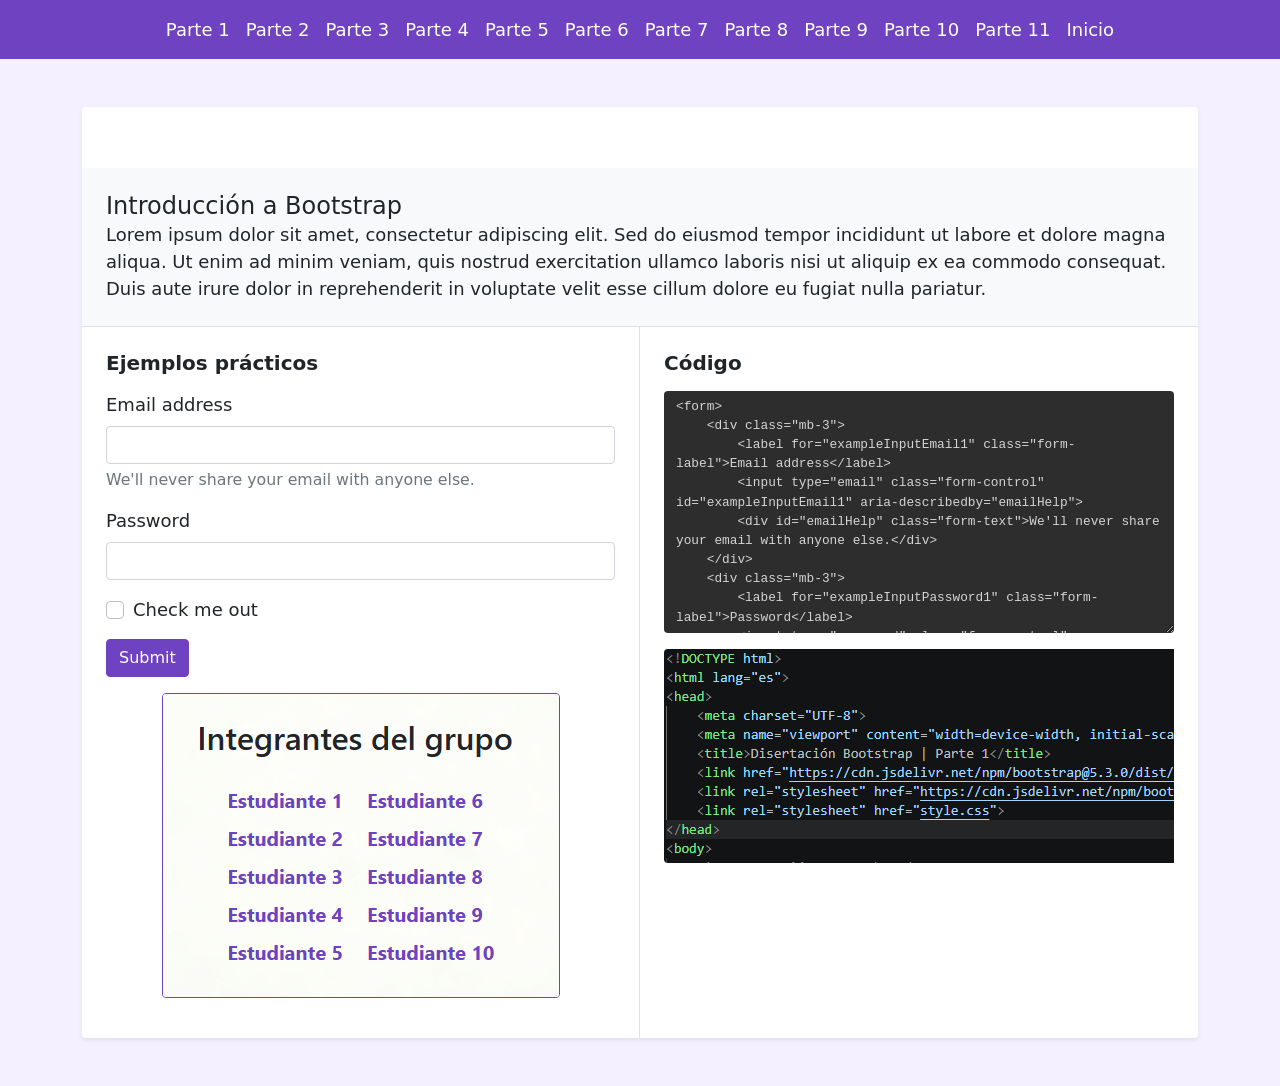
<file: parte6.html>
<!DOCTYPE html>
<html lang="es">
<head>
    <meta charset="UTF-8">
    <meta name="viewport" content="width=device-width, initial-scale=1.0">
    <title>Disertación Bootstrap | Parte 6</title>
    <link href="bootstrap/css/bootstrap.min.css" rel="stylesheet">
    <script src="bootstrap/js/bootstrap.bundle.min.js"></script>
    <link rel="stylesheet" href="style.css">
</head>
<body>

    <nav class="navbar navbar-expand-lg barra bg-opacity-90 sticky-top">
        <div class="container">
            <button class="navbar-toggler" type="button" data-bs-toggle="collapse" data-bs-target="#menuNavegacion">
                <span class="navbar-toggler-icon"></span>
            </button>
            <div class="collapse navbar-collapse" id="menuNavegacion">
                <ul class="navbar-nav mx-auto">
                    <li class="nav-item"><a class="nav-link text-white" href="parte1.html">Parte 1</a></li>
                    <li class="nav-item"><a class="nav-link text-white" href="parte2.html">Parte 2</a></li>
                    <li class="nav-item"><a class="nav-link text-white" href="parte3.html">Parte 3</a></li>
                    <li class="nav-item"><a class="nav-link text-white" href="parte4.html">Parte 4</a></li>
                    <li class="nav-item"><a class="nav-link text-white" href="parte5.html">Parte 5</a></li>
                    <li class="nav-item"><a class="nav-link text-white" href="parte6.html">Parte 6</a></li>
                    <li class="nav-item"><a class="nav-link text-white" href="parte7.html">Parte 7</a></li>
                    <li class="nav-item"><a class="nav-link text-white" href="parte8.html">Parte 8</a></li>
                    <li class="nav-item"><a class="nav-link text-white" href="parte9.html">Parte 9</a></li>
                    <li class="nav-item"><a class="nav-link text-white" href="parte10.html">Parte 10</a></li>
                    <li class="nav-item"><a class="nav-link text-white" href="parte11.html">Parte 11</a></li>
                    <li class="nav-item"><a class="nav-link text-white" href="index.html">Inicio</a></li>
                </ul>
            </div>
        </div>
    </nav>

     <div class="container my-5">
        <div class="card shadow-sm border-0 rounded-4 overflow-hidden">
            <div class="bg-purple text-white px-4 py-3">
                <h2 class="h4 mb-0">Introducción a Bootstrap</h2>
            </div>
            
            <div class="p-4 bg-light border-bottom">
                <h2 class="h4 text-purple mb-0">Introducción a Bootstrap</h2>
                <p class="mb-0">Lorem ipsum dolor sit amet, consectetur adipiscing elit. Sed do eiusmod tempor incididunt ut labore et dolore magna aliqua. Ut enim ad minim veniam, quis nostrud exercitation ullamco laboris nisi ut aliquip ex ea commodo consequat. Duis aute irure dolor in reprehenderit in voluptate velit esse cillum dolore eu fugiat nulla pariatur.</p>
            </div>

            <div class="row g-0">

                <div class="col-md-6 p-4 border-end" id="ejemplos-container">
                    <h5 class="fw-bold text-purple mb-3">Ejemplos prácticos</h5>
                    <form>
                    <div class="mb-3">
                        <label for="exampleInputEmail1" class="form-label">Email address</label>
                        <input type="email" class="form-control" id="exampleInputEmail1" aria-describedby="emailHelp">
                        <div id="emailHelp" class="form-text">We'll never share your email with anyone else.</div>
                    </div>
                    <div class="mb-3">
                        <label for="exampleInputPassword1" class="form-label">Password</label>
                        <input type="password" class="form-control" id="exampleInputPassword1">
                    </div>
                    <div class="mb-3 form-check">
                        <input type="checkbox" class="form-check-input" id="exampleCheck1">
                        <label class="form-check-label" for="exampleCheck1">Check me out</label>
                    </div>
                    <button type="submit" class="btn btn-primary">Submit</button>
                    </form>
                    <div class="text-center mt-3">
                        <img id="captura-ejemplo" src="Capturas/Captura ejemplo.png" alt="Captura del código" class="img-fluid rounded border" style="border-color: #6f42c1 !important; max-width: 100%;">
                        <p class="small text-muted mt-2"> </p>
                    </div>
                </div>
                
                <div class="col-md-6 p-4">
                    <h5 class="fw-bold text-purple mb-3">Código</h5>
                    <textarea id="codigo-editable" rows="12" class="form-control font-monospace"
                    style="background-color: #2d2d2d; color: #d4d4d4; border: none; font-size: 0.8rem; resize: vertical;">
<form>
    <div class="mb-3">
        <label for="exampleInputEmail1" class="form-label">Email address</label>
        <input type="email" class="form-control" id="exampleInputEmail1" aria-describedby="emailHelp">
        <div id="emailHelp" class="form-text">We'll never share your email with anyone else.</div>
    </div>
    <div class="mb-3">
        <label for="exampleInputPassword1" class="form-label">Password</label>
        <input type="password" class="form-control" id="exampleInputPassword1">
    </div>
    <div class="mb-3 form-check">
        <input type="checkbox" class="form-check-input" id="exampleCheck1">
        <label class="form-check-label" for="exampleCheck1">Check me out</label>
    </div>
    <button type="submit" class="btn btn-primary">Submit</button>
</form>
                    </textarea>

                    <div class="mt-3" style="overflow-x: auto; overflow-y: visible;">
                        <img src="Capturas/Captura de pantalla.png" alt="Captura del código" class="rounded" style="height: auto; max-width: none; width: auto;">
                    </div>
                </div>
            </div>
        </div>
    </div>

    <script src="https://cdn.jsdelivr.net/npm/bootstrap@5.3.0/dist/js/bootstrap.bundle.min.js"></script>
</body>
</html>
</file>
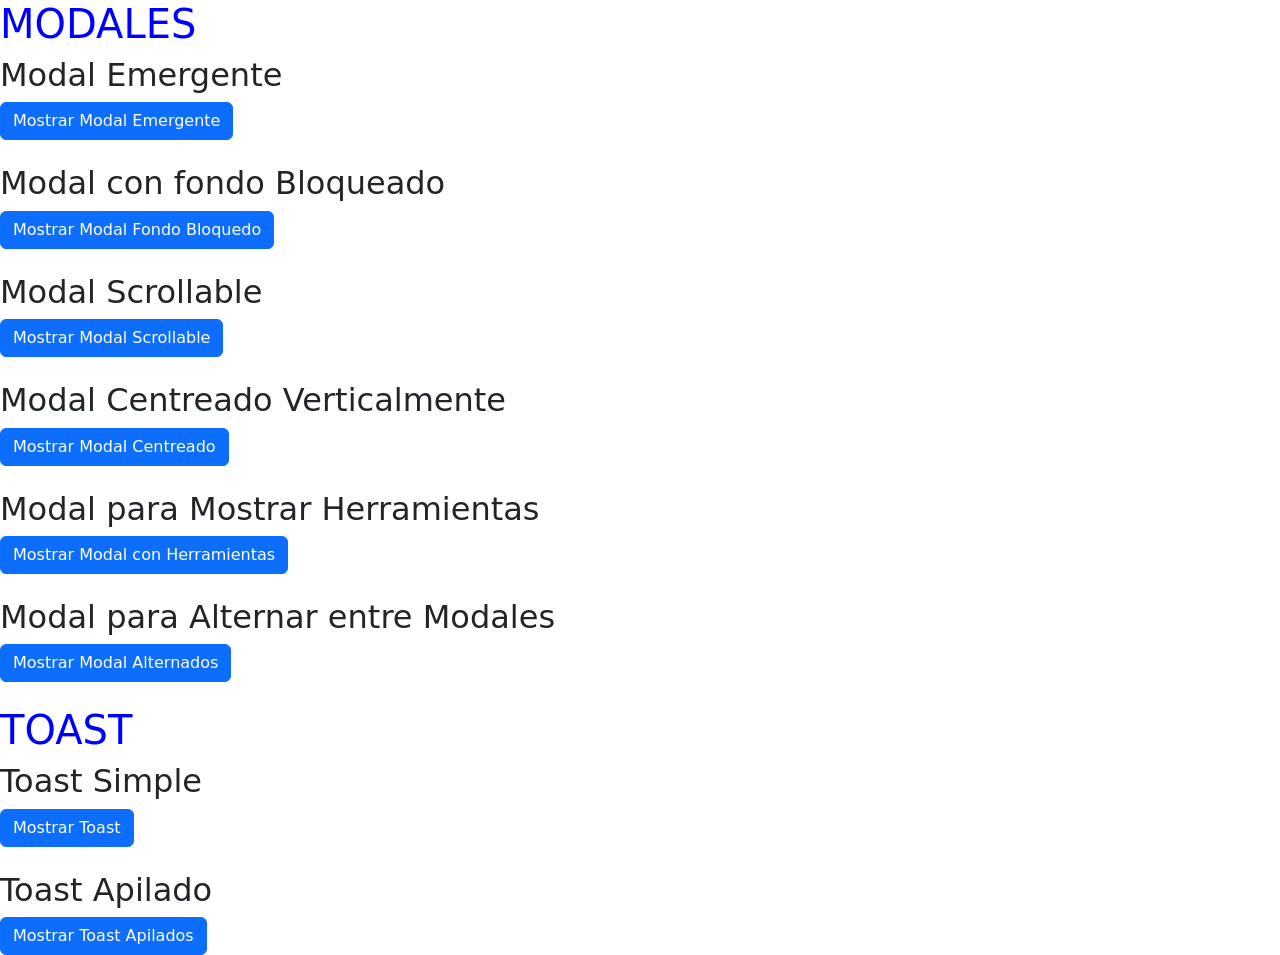
<file: parte9.html>
<!DOCTYPE html>
<html>
  <head>
    <title>Modales</title>
    <link href="https://cdn.jsdelivr.net/npm/bootstrap@5.3.8/dist/css/bootstrap.min.css" rel="stylesheet" integrity="sha384-sRIl4kxILFvY47J16cr9ZwB07vP4J8+LH7qKQnuqkuIAvNWLzeN8tE5YBujZqJLB" crossorigin="anonymous">
    <script src="https://cdn.jsdelivr.net/npm/bootstrap@5.3.8/dist/js/bootstrap.bundle.min.js" integrity="sha384-FKyoEForCGlyvwx9Hj09JcYn3nv7wiPVlz7YYwJrWVcXK/BmnVDxM+D2scQbITxI" crossorigin="anonymous"></script>
  </head>
  <body>
    <h1 style="color: blue;">MODALES</h1>
    <h2>Modal Emergente</h2>
    <div>
      <!--1er ejemplo-->
      <!-- Button trigger modal -->
      <button type="button" class="btn btn-primary" data-bs-toggle="modal" data-bs-target="#exampleModal">
        Mostrar Modal Emergente
      </button>

      <!-- Modal -->
      <div class="modal fade" id="exampleModal" tabindex="-1" aria-labelledby="exampleModalLabel" aria-hidden="true">
        <div class="modal-dialog">
          <div class="modal-content">
            <div class="modal-header" style="background-color: chartreuse;">
              <h1 class="modal-title fs-5" id="exampleModalLabel">Heder del Modal</h1>
              <button type="button" class="btn-close" data-bs-dismiss="modal" aria-label="Close"></button>
            </div>
            <div class="modal-body" style="background-color: chocolate;">
              Cuerpo del Modal
            </div>
            <div class="modal-footer" style="background-color: aquamarine;">
              Footer del Modal
              <button type="button" class="btn btn-secondary" data-bs-dismiss="modal">Close</button>
              <button type="button" class="btn btn-primary">Save changes</button>
            </div>
          </div>
        </div>
      </div>
    </div>
    <br/>

    <h2>Modal con fondo Bloqueado</h2>
    <div>
      <!--2do ejemplo-->
      <!-- Button trigger modal -->
      <button type="button" class="btn btn-primary" data-bs-toggle="modal" data-bs-target="#staticBackdrop">
        Mostrar Modal Fondo Bloquedo
      </button>

      <!-- Modal -->
      <div class="modal fade" id="staticBackdrop" data-bs-backdrop="static" data-bs-keyboard="false" tabindex="-1" aria-labelledby="staticBackdropLabel" aria-hidden="true">
        <div class="modal-dialog">
          <div class="modal-content">
            <div class="modal-header">
              <h1 class="modal-title fs-5" id="staticBackdropLabel">Modal Estatico</h1>
              <button type="button" class="btn-close" data-bs-dismiss="modal" aria-label="Close"></button>
            </div>
            <div class="modal-body">
              Mensaje del Modal Estatico: bloquea toda la pantalla se debe hacer click en Close o en la X
            </div>
            <div class="modal-footer">
              <button type="button" class="btn btn-secondary" data-bs-dismiss="modal">Close</button>
              <button type="button" class="btn btn-primary">Understood</button>
            </div>
          </div>
        </div>
      </div>
    </div>
    <br/>

    <h2>Modal Scrollable</h2>
    <!--3er ejemplo-->
    <!-- Scrollable modal -->
    <div>
      <button type="button" class="btn btn-primary" data-bs-toggle="modal" data-bs-target="#exampleModalScrollable">
        Mostrar Modal Scrollable
      </button>

      <!-- Modal -->
      <div class="modal fade" id="exampleModalScrollable" data-bs-backdrop="static" data-bs-keyboard="false" tabindex="-1" aria-labelledby="staticBackdropLabel" aria-hidden="true">
        <div class="modal-dialog modal-dialog-scrollable">
          <div class="modal-content">
            <div class="modal-header">
              <h1 class="modal-title fs-5" id="staticBackdropLabel">Modal Scrollable</h1>
              <button type="button" class="btn-close" data-bs-dismiss="modal" aria-label="Close"></button>
            </div>
            <div class="modal-body">
              Este es un contenido de marcador de posición para mostrar el comportamiento de desplazamiento de los modales. Utilizamos saltos de línea repetidos para demostrar cómo el contenido puede exceder la altura interna mínima, mostrando así el desplazamiento interno. Cuando el contenido se vuelve más largo que la altura máxima predefinida del modal, el contenido se recortará y se podrá desplazar dentro del modal.
              <br/><br/><br/><br/><br/><br/><br/><br/><br/><br/><br/><br/><br/><br/><br/><br/><br/><br/><br/><br/><br/><br/><br/><br/>
              Este contenido debería aparecer en la parte inferior después de desplazarse.
            </div>
            <div class="modal-footer">
              <button type="button" class="btn btn-secondary" data-bs-dismiss="modal">Close</button>
              <button type="button" class="btn btn-primary">Understood</button>
            </div>
          </div>
        </div>
      </div>
    </div>
    <br/>

    <h2>Modal Centreado Verticalmente</h2>
    <!--4to ejemplo-->
    <!--Modal Centreado -->
    <div>
      <button type="button" class="btn btn-primary" data-bs-toggle="modal" data-bs-target="#exampleModalCenter">
        Mostrar Modal Centreado
      </button>

      <!-- Modal -->
      <div class="modal fade" id="exampleModalCenter" tabindex="-1" aria-labelledby="exampleModalLabel" aria-hidden="true">
        <div class="modal-dialog modal-dialog-centered">
          <div class="modal-content">
            <div class="modal-header">
              <h1 class="modal-title fs-5" id="exampleModalLabel">Modal Emergente</h1>
              <button type="button" class="btn-close" data-bs-dismiss="modal" aria-label="Close"></button>
            </div>
            <div class="modal-body">
              Este es un Modal Emergete centrado verticalmente
            </div>
            <div class="modal-footer">
              <button type="button" class="btn btn-secondary" data-bs-dismiss="modal">Close</button>
              <button type="button" class="btn btn-primary">Save changes</button>
            </div>
          </div>
        </div>
      </div>
    </div>
    <br/>

    <h2>Modal para Mostrar Herramientas</h2>
    <!--5to ejemplo-->
    <div>
      <button type="button" class="btn btn-primary" data-bs-toggle="modal" data-bs-target="#exampleModalPopoversLabel">
        Mostrar Modal con Herramientas
      </button>

      <!-- Modal -->
      <div class="modal fade" id="exampleModalPopoversLabel" tabindex="-1" aria-labelledby="exampleModalPopoversLabel" aria-hidden="true">
        <div class="modal-dialog">
          <div class="modal-content">
            <div class="modal-header">
              <h1 class="modal-title fs-5" id="exampleModalLabel">Modal con Herramientas</h1>
              <button type="button" class="btn-close" data-bs-dismiss="modal" aria-label="Close"></button>
            </div>
              <div class="modal-body">
                <h2 class="fs-5">Popover en un modal</h2>
                <p>Este 
                  <button class="btn btn-secondary" title="Es un Boton">
                    Boton
                  </button>
                   es una herramienta en el modal
                </p>
                <hr>
                <h2 class="fs-5">Mas herramientas dentro del modal</h2>
                <p>
                  <a href="#" data-bs-toggle="tooltip" title="Informacion">
                    Este enlace
                  </a> y 
                  <a href="#" data-bs-toggle="tooltip" title="Informacion">
                    ese enlace
                  </a> tiene informacion de sus herramientas</p>
              </div>
            
            <div class="modal-footer">
              <button type="button" class="btn btn-secondary" data-bs-dismiss="modal">Close</button>
              <button type="button" class="btn btn-primary">Save changes</button>
            </div>
          </div>
        </div>
      </div>
    </div>
    <br/>

    <h2>Modal para Alternar entre Modales</h2>
    <!--6to ejemplo-->
    <div>
      <button type="button" class="btn btn-primary" data-bs-toggle="modal" data-bs-target="#exampleModalToggle">
        Mostrar Modal Alternados
      </button>

      <!-- Modal -->
      <div class="modal fade" id="exampleModalToggle" aria-hidden="true" aria-labelledby="exampleModalToggleLabel" tabindex="-1">
        <div class="modal-dialog modal-dialog-centered">
          <div class="modal-content">
            <div class="modal-header">
              <h1 class="modal-title fs-5" id="exampleModalToggleLabel">Modal 1</h1>
              <button type="button" class="btn-close" data-bs-dismiss="modal" aria-label="Close"></button>
            </div>
            <div class="modal-body">
              Muestra un segundo modal y oculta este con el botón de abajo.
            </div>
            <div class="modal-footer">
              <button class="btn btn-primary" data-bs-target="#exampleModalToggle2" data-bs-toggle="modal">Abrir Segundo Modal</button>
            </div>
          </div>
        </div>
      </div>
      <div class="modal fade" id="exampleModalToggle2" aria-hidden="true" aria-labelledby="exampleModalToggleLabel2" tabindex="-1">
        <div class="modal-dialog modal-dialog-centered">
          <div class="modal-content">
            <div class="modal-header">
              <h1 class="modal-title fs-5" id="exampleModalToggleLabel2">Modal 2</h1>
              <button type="button" class="btn-close" data-bs-dismiss="modal" aria-label="Close"></button>
            </div>
            <div class="modal-body">
              Oculte este modal y muestre el primero con el botón a continuación.
            </div>
            <div class="modal-footer">
              <button class="btn btn-primary" data-bs-target="#exampleModalToggle" data-bs-toggle="modal">Volver al Primero</button>
            </div>
        </div>
      </div>
    </div>
    <br/><br/>

    <h1 style="color: blue">TOAST</h1>
    <h2>Toast Simple</h2>
    <div>
      <button type="button" class="btn btn-primary" id="liveToastBtn">Mostrar Toast</button>

      <div class="toast-container position-fixed bottom-0 end-0 p-3" >
        <div id="liveToast" class="toast" role="alert" aria-live="assertive" aria-atomic="true" data-bs-autohide="false">
          <div class="toast-header">
            <svg aria-hidden="true" class="bd-placeholder-img rounded me-2" height="20" preserveAspectRatio="xMidYMid slice" width="20" xmlns="http://www.w3.org/2000/svg"><rect width="100%" height="100%" fill="#007aff"></rect></svg>
            <strong class="me-auto">Bootstrap</strong>
            <small>Tiempo de Notificacion</small>
            <button type="button" class="btn-close" data-bs-dismiss="toast" aria-label="Close"></button>
          </div>
          <div class="toast-body">
            Este es el mensaje dentro del toast
          </div>
        </div>
      </div>
    </div>
    <br/>
    
    <h2>Toast Apilado</h2>
    <!--Toast aplilados-->
    <div>
      <button type="button" class="btn btn-primary" id="ToastStackingBtn">Mostrar Toast Apilados</button>

      <div class="toast-container position-fixed bottom-0 end-0 p-3">
        
        <div id="liveToast1" class="toast" role="alert" aria-live="assertive" aria-atomic="true" data-bs-autohide="false">
          <div class="toast-header">
            <svg aria-hidden="true" class="bd-placeholder-img rounded me-2" height="20" preserveAspectRatio="xMidYMid slice" width="20" xmlns="http://www.w3.org/2000/svg"><rect width="100%" height="100%" fill="#007aff"></rect></svg>
            <strong class="me-auto">Bootstrap</strong>
            <small class="text-body-secondary">justo ahora</small>
            <button type="button" class="btn-close" data-bs-dismiss="toast" aria-label="Close"></button>
          </div>
          <div class="toast-body">
            Mostrando pirmer toast
          </div>
        </div>
        
        <div id="liveToast2" class="toast" role="alert" aria-live="assertive" aria-atomic="true" data-bs-autohide="false">
          <div class="toast-header">
            <svg aria-hidden="true" class="bd-placeholder-img rounded me-2" height="20" preserveAspectRatio="xMidYMid slice" width="20" xmlns="http://www.w3.org/2000/svg"><rect width="100%" height="100%" fill="#007aff"></rect></svg>
            <strong class="me-auto">Bootstrap</strong>
            <small class="text-body-secondary">2 seconds ago</small>
            <button type="button" class="btn-close" data-bs-dismiss="toast" aria-label="Close"></button>
          </div>
          <div class="toast-body">
            Aqui se muestra el segundo toast
          </div>
        </div>
      </div>
    </div>

    <script>
      const toastTrigger = document.getElementById('liveToastBtn')
      const toastLiveExample = document.getElementById('liveToast')

      if (toastTrigger) {
        const toastBootstrap = bootstrap.Toast.getOrCreateInstance(toastLiveExample)
        toastTrigger.addEventListener('click', () => {
          toastBootstrap.show()
        })
      }

      // 1. Buscamos el botón y los dos elementos Toast por sus IDs
      const toastTrigger2 = document.getElementById('ToastStackingBtn')
      const toastUno = document.getElementById('liveToast1')
      const toastDos = document.getElementById('liveToast2')

      // 2. Si el botón existe, añadimos el evento de clic
      if (toastTrigger2) {
        // Preparamos las instancias de Bootstrap para cada uno
        const instanceUno = bootstrap.Toast.getOrCreateInstance(toastUno)
        const instanceDos = bootstrap.Toast.getOrCreateInstance(toastDos)

        toastTrigger2.addEventListener('click', () => {
          // Al hacer clic, mostramos ambos
          instanceUno.show()
          instanceDos.show()
        })
      }
    </script>
    
  </body>
</html>
</file>
<file: style.css>
/* Este archivo simula la compilación de custom.scss con las variables sobreescritas */
:root {
    --bs-purple: #b980ff;
    --bs-primary: #6f42c1;
    --bs-body-bg: #f5f0ff;
    --bs-body-color: #2d2d2d;
    --bs-font-sans-serif: 'Poppins', system-ui, -apple-system, "Segoe UI", Roboto, sans-serif;
}

body {
    background-color: #f5f0ff;
    font-family: 'Poppins', system-ui, -apple-system, "Segoe UI", Roboto, sans-serif;
    font-size: 1.125rem;
}

h1, h2, h3, h4, h5, h6 {
    font-weight: 600;
    margin-bottom: 1rem;
}

.btn-primary {
    background-color: #6f42c1;
    border-color: #6f42c1;
}
.btn-primary:hover {
    background-color: #5932a3;
    border-color: #5932a3;
}

.btn-purple {
    background-color: #b980ff;
    border-color: #b980ff;
    color: white;
}
.btn-purple:hover {
    background-color: #a15ce6;
    border-color: #a15ce6;
    color: white;
}

.btn-outline-purple {
    border-color: #b980ff;
    color: #b980ff;
}
.btn-outline-purple:hover {
    background-color: #b980ff;
    color: white;
}

.alert-primary {
    background-color: #6f42c1;
    border-color: #6f42c1;
    color: white;
}

.rounded-pill {
    border-radius: 50rem !important;
}

.barra {
    background-color: #6f42c1;
}
</file>
